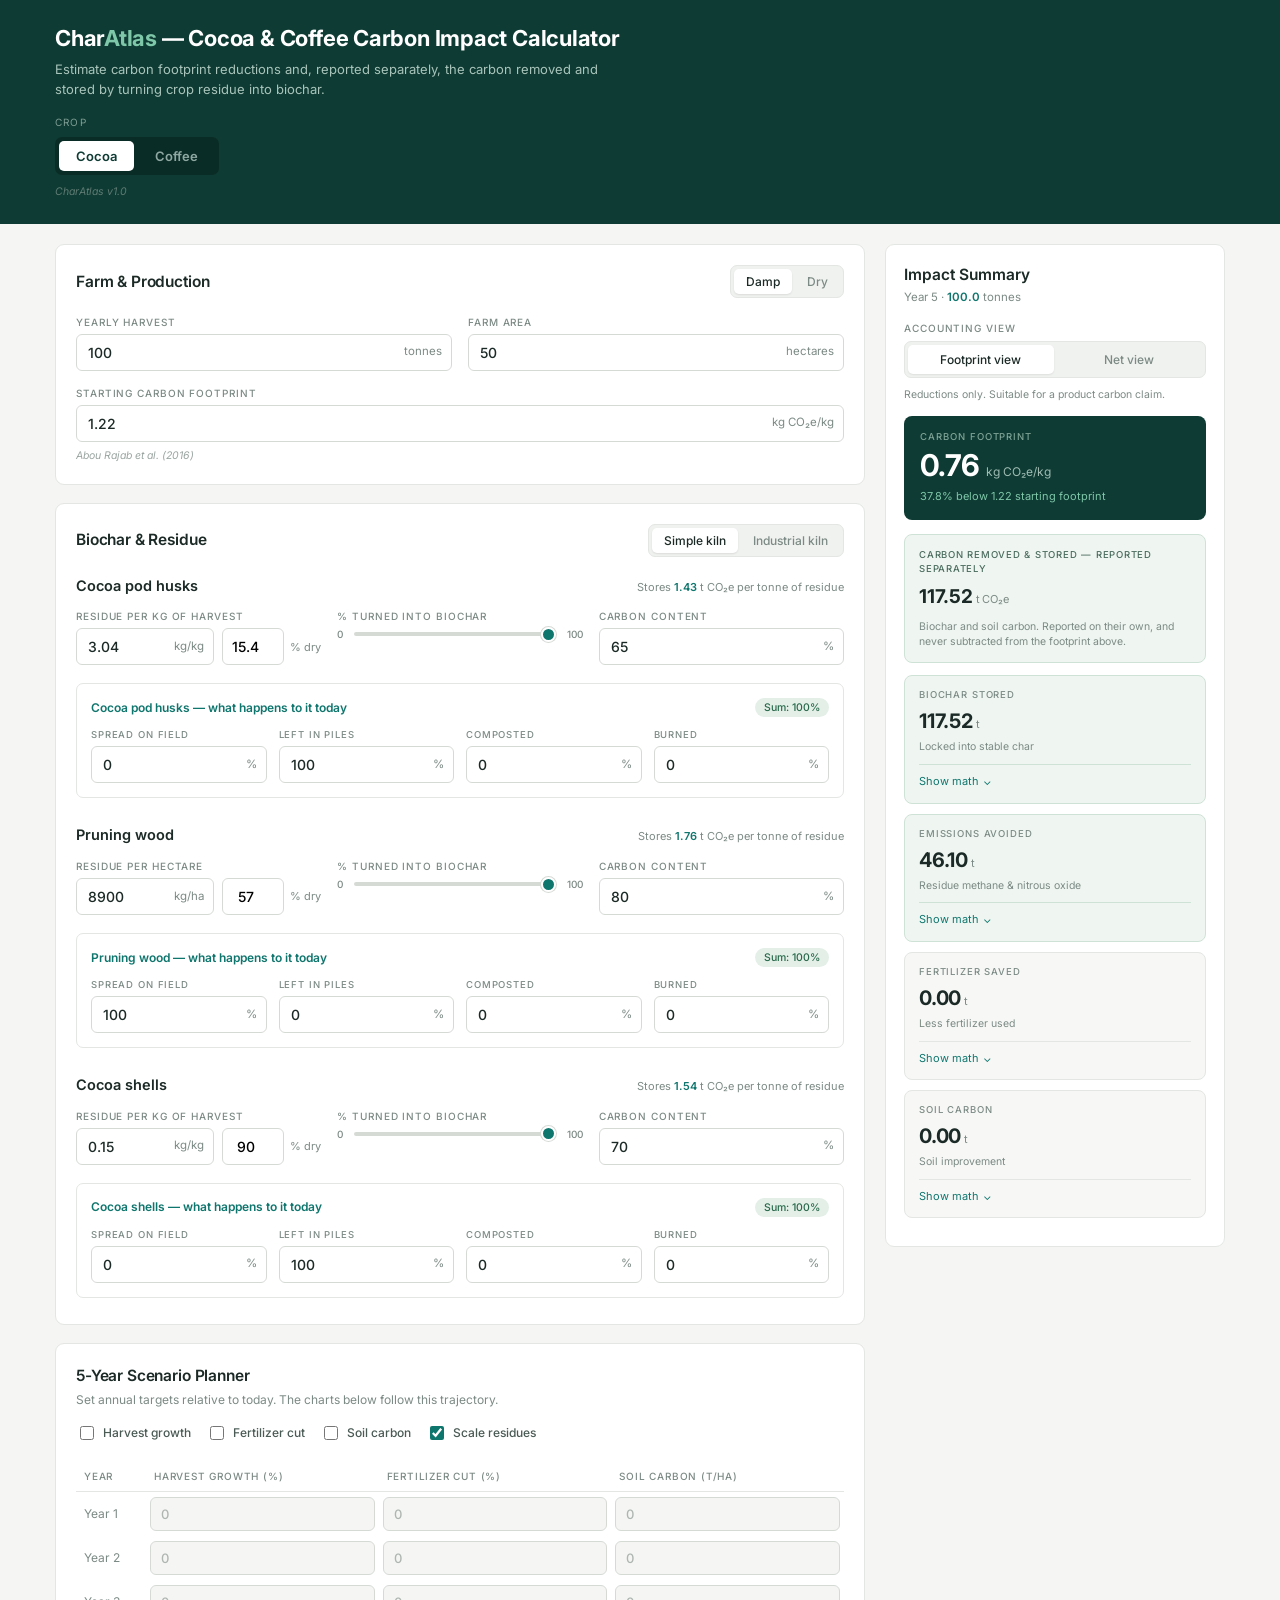
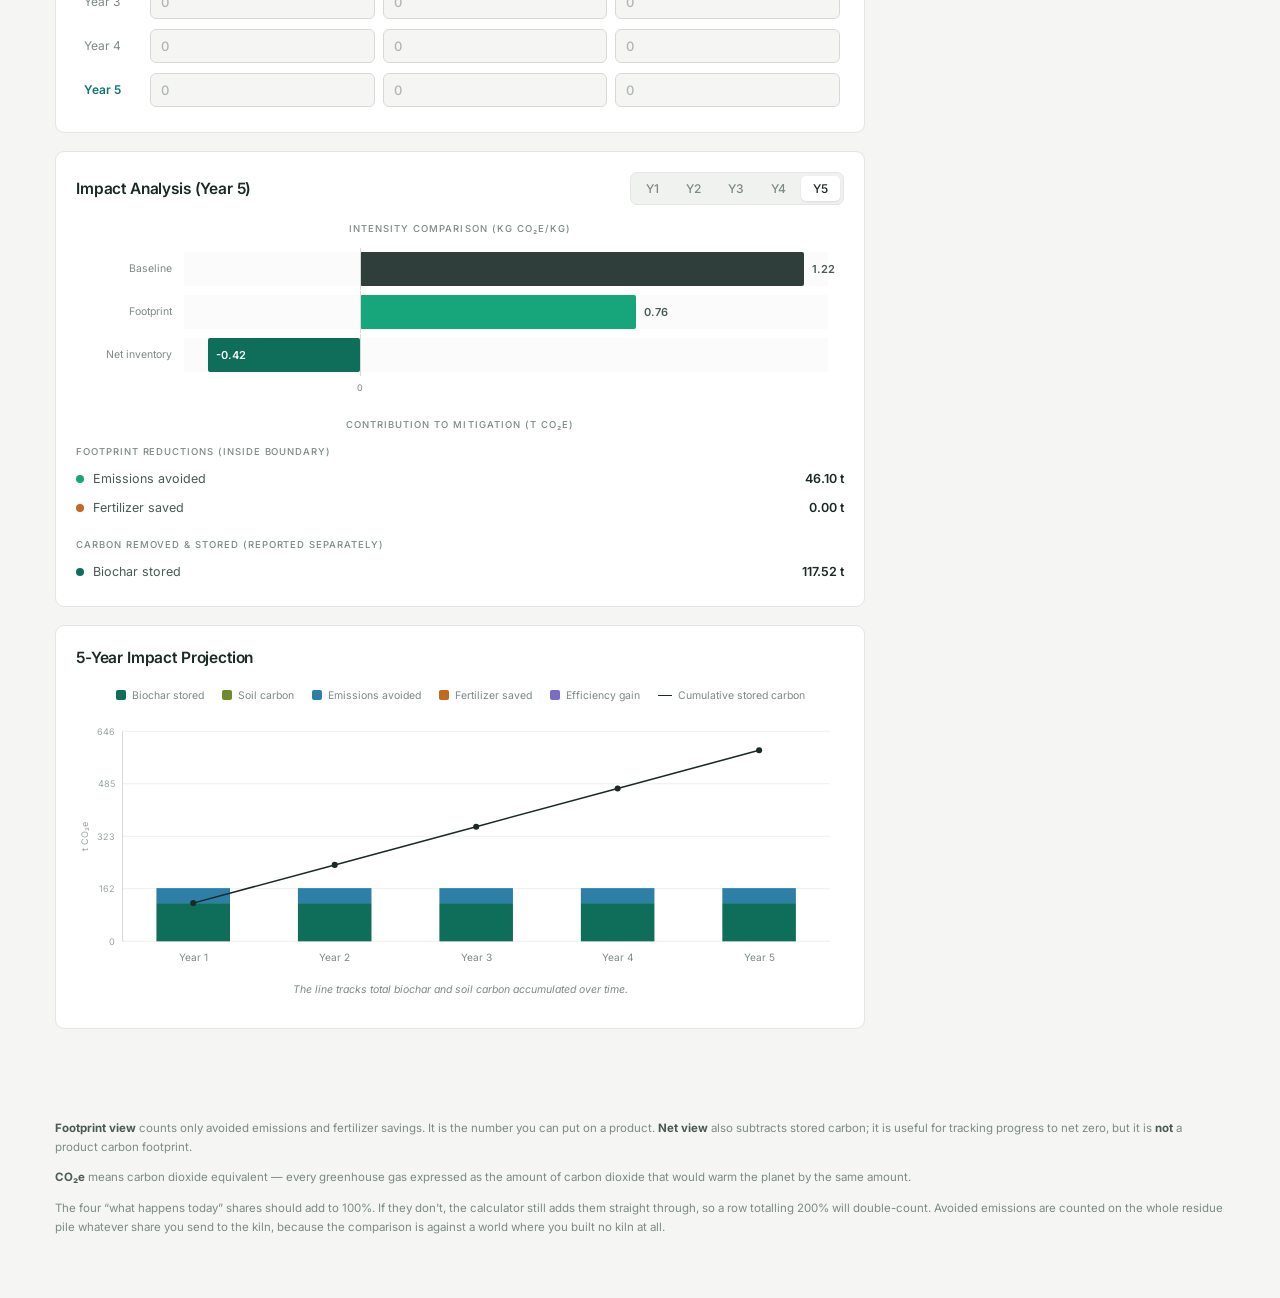
<file: MVP/charatlas-calculator.html>
<!DOCTYPE html>
<html lang="en">
<head>
<meta charset="utf-8">
<meta name="viewport" content="width=device-width, initial-scale=1">
<title>CharAtlas — Cocoa &amp; Coffee Carbon Impact Calculator</title>
<link rel="preconnect" href="https://fonts.googleapis.com">
<link rel="preconnect" href="https://fonts.gstatic.com" crossorigin>
<link href="https://fonts.googleapis.com/css2?family=Inter:wght@400;500;600;700&display=swap" rel="stylesheet">
<style>
:root{
  --bg:#F5F6F4;
  --card:#FFFFFF;
  --line:#E3E6E2;
  --line2:#D6DAD5;
  --ink:#1B2A26;
  --ink2:#4A5A55;
  --mut:#7C8A85;
  --deep:#0E3B33;
  --teal:#0F766E;
  --mint:#EFF6F1;
  --mint2:#E3EFE7;
  --mintline:#CFE2D6;
  --amber:#B45309;
  --red:#B91C1C;
  --redbg:#FDECEA;
  --blue:#2E7FA8;
  --olive:#6E8A2F;
  --violet:#7A6BC4;
  --orange:#C2681F;
}
*{box-sizing:border-box}
body{margin:0;background:var(--bg);color:var(--ink);
  font:400 14px/1.5 Inter,system-ui,-apple-system,sans-serif;-webkit-font-smoothing:antialiased}
input{font-family:inherit}

/* ============ header ============ */
.hdr{background:var(--deep);color:#fff;padding:22px 0 24px}
.wrap{max-width:1210px;margin:0 auto;padding:0 20px}
.hdr h1{margin:0 0 5px;font-size:22px;font-weight:700;letter-spacing:-.01em}
.hdr h1 em{font-style:normal;color:#7FC7A9}
.hdr p{margin:0 0 16px;font-size:13px;color:#A9C4BB;max-width:70ch}
.hdr .lbl{font-size:10px;letter-spacing:.12em;color:#7E9C93;margin-bottom:7px}
.crop{display:inline-flex;gap:4px;background:#0A2C26;padding:4px;border-radius:7px}
.crop button{border:0;background:none;color:#8FA8A1;font:600 13px Inter;cursor:pointer;
  padding:7px 17px;border-radius:5px}
.crop button[aria-pressed=true]{background:#fff;color:var(--deep)}
.crop button:focus-visible{outline:2px solid #7FC7A9;outline-offset:2px}
.ver{margin-top:9px;font-size:10.5px;color:#5F7B73;font-style:italic}

/* ============ layout ============ */
.main{max-width:1210px;margin:0 auto;padding:20px 20px 60px;
  display:grid;grid-template-columns:minmax(0,1fr) 340px;gap:20px;align-items:start}
@media(max-width:1000px){.main{grid-template-columns:1fr}}

.card{background:var(--card);border:1px solid var(--line);border-radius:9px;padding:20px;margin-bottom:18px}
.chead{display:flex;justify-content:space-between;align-items:center;gap:14px;margin-bottom:18px;flex-wrap:wrap}
.chead h2{margin:0;font-size:15.5px;font-weight:600;letter-spacing:-.01em}
.chead .desc{margin:4px 0 0;font-size:12px;color:var(--mut);font-weight:400}

/* pills */
.pill{display:inline-flex;gap:3px;background:#F0F2EF;border:1px solid var(--line);border-radius:7px;padding:3px}
.pill button{border:0;background:none;cursor:pointer;color:var(--mut);font:500 12px Inter;padding:5px 12px;border-radius:5px}
.pill button[aria-pressed=true]{background:#fff;color:var(--ink);box-shadow:0 1px 2px rgba(0,0,0,.09)}
.pill button:focus-visible{outline:2px solid var(--teal);outline-offset:1px}

/* fields */
.f label,.flabel{display:block;font:500 10px Inter;letter-spacing:.09em;text-transform:uppercase;color:var(--mut);margin-bottom:6px}
.ib{position:relative}
.ib input{width:100%;padding:9px 11px;border:1px solid var(--line2);border-radius:6px;background:#fff;
  color:var(--ink);font:500 14px Inter}
.ib .u{position:absolute;right:10px;top:50%;transform:translateY(-50%);color:var(--mut);font-size:11.5px;pointer-events:none}
.ib.hasu input{padding-right:58px}
.ib input:focus{outline:2px solid var(--teal);outline-offset:-1px;border-color:transparent}
.ib input:disabled{background:#F5F6F4;color:#AFB6B2}
.src{margin:6px 0 0;font-size:10.5px;color:#9AA5A1;font-style:italic}
.r2{display:grid;grid-template-columns:1fr 1fr;gap:16px}
.r3{display:grid;grid-template-columns:1fr 1fr 1fr;gap:16px}
.r4{display:grid;grid-template-columns:repeat(4,1fr);gap:12px}
@media(max-width:700px){.r2,.r3,.r4{grid-template-columns:1fr}}

/* ============ streams ============ */
.st{margin-bottom:26px}
.st:last-of-type{margin-bottom:6px}
.sthd{display:flex;justify-content:space-between;align-items:baseline;gap:12px;margin-bottom:14px;flex-wrap:wrap}
.stname{font-size:14.5px;font-weight:600}
.stfac{font-size:11px;color:var(--mut)}
.stfac b{color:var(--teal);font-weight:600}
.genrow{display:flex;gap:8px}
.genrow .ib{flex:1;min-width:0}
.dmwrap{display:flex;align-items:center;gap:6px}
.dmwrap input{width:62px;padding:9px 8px;border:1px solid var(--line2);border-radius:6px;font:500 14px Inter;text-align:center}
.dmwrap input:focus{outline:2px solid var(--teal);outline-offset:-1px}
.dmwrap span{font-size:11px;color:var(--mut);white-space:nowrap}

.sl{display:flex;align-items:center;gap:9px;margin-top:6px}
.sl span{font:500 10px Inter;color:var(--mut)}
input[type=range]{flex:1;-webkit-appearance:none;appearance:none;height:4px;border-radius:2px;background:var(--line2)}
input[type=range]::-webkit-slider-thumb{-webkit-appearance:none;width:15px;height:15px;border-radius:50%;
  background:var(--teal);cursor:pointer;border:2px solid #fff;box-shadow:0 0 0 1px var(--line2)}
input[type=range]::-moz-range-thumb{width:11px;height:11px;border-radius:50%;background:var(--teal);cursor:pointer;border:2px solid #fff}
input[type=range]:focus-visible{outline:2px solid var(--teal);outline-offset:4px}

.fate{margin-top:18px;border:1px solid var(--line);border-radius:7px;padding:14px}
.fatehd{display:flex;justify-content:space-between;align-items:center;gap:10px;margin-bottom:12px;flex-wrap:wrap}
.fatehd h4{margin:0;font-size:12px;font-weight:600;color:var(--teal)}
.sum{font:500 10.5px Inter;padding:3px 9px;border-radius:20px;background:var(--mint2);color:#276749}
.sum.bad{background:var(--redbg);color:var(--red)}
.fate label{font-size:9.5px}

/* ============ planner ============ */
.ckrow{display:flex;gap:15px;flex-wrap:wrap}
.ckrow label{display:flex;align-items:center;gap:6px;font-size:12px;color:var(--ink2);cursor:pointer;font-weight:500}
.ckrow input{width:14px;height:14px;accent-color:var(--teal);cursor:pointer}
table.pl{width:100%;border-collapse:collapse}
table.pl th{font:500 10px Inter;letter-spacing:.08em;text-transform:uppercase;color:var(--mut);
  text-align:left;padding:9px 8px;border-bottom:1px solid var(--line);font-weight:500}
table.pl th:first-child{width:70px}
table.pl td{padding:5px 4px}
table.pl td:first-child{font-size:12px;color:var(--mut);padding-left:8px}
table.pl tr:last-child td:first-child{color:var(--teal);font-weight:600}
table.pl input{width:100%;padding:8px 10px;border:1px solid var(--line2);border-radius:6px;font:500 13px Inter}
table.pl input:focus{outline:2px solid var(--teal);outline-offset:-1px}
table.pl input:disabled{background:#F5F6F4;color:#AFB6B2}
.fertblk{margin-top:22px;padding-top:18px;border-top:1px solid var(--line)}
.fertblk .sub{font-size:11px;color:var(--mut);margin:0 0 14px}
.fgrid{display:grid;grid-template-columns:repeat(4,1fr);gap:12px}
@media(max-width:820px){.fgrid{grid-template-columns:repeat(2,1fr)}}
@media(max-width:520px){.fgrid{grid-template-columns:1fr}}
.fitem{display:flex;align-items:center;gap:8px;border:1px solid var(--line);border-radius:6px;padding:7px 8px 7px 11px}
.fitem span{flex:1;font-size:11px;color:var(--teal);font-weight:500;line-height:1.25}
.fitem input{width:58px;padding:6px;border:1px solid var(--line2);border-radius:5px;text-align:center;font:500 13px Inter}
.fitem input:focus{outline:2px solid var(--teal);outline-offset:-1px}

/* ============ charts ============ */
.ctitle{text-align:center;font:500 9.5px Inter;letter-spacing:.11em;text-transform:uppercase;color:var(--mut);margin:6px 0 18px}
.bars{display:grid;grid-template-columns:96px 1fr;gap:9px 12px;align-items:center}
.bars .bl{font-size:10.5px;color:var(--mut);text-align:right}
.bars .bt{height:34px;position:relative;background:#FAFBFA}
.bars .zero{position:absolute;top:-4px;bottom:-4px;width:1px;background:var(--line2);z-index:2}
.bars .bf{position:absolute;top:0;bottom:0;border-radius:2px;transition:left .4s ease,width .4s ease;min-width:2px}
.bfill-base{background:#2F3E3A}
.bfill-pcf{background:#17A67C}
.bfill-net{background:#0E6E5A}
.bars .bv{position:absolute;top:50%;transform:translateY(-50%);
  font:600 11px Inter;color:var(--ink2);white-space:nowrap}
.zlabel{grid-column:2;font-size:9px;color:var(--mut);position:relative;height:12px}
.zlabel span{position:absolute;transform:translateX(-50%)}

.mit{margin-top:26px}
.mitgrp{font:500 9.5px Inter;letter-spacing:.1em;text-transform:uppercase;color:var(--mut);margin:16px 0 8px}
.mitrow{display:flex;align-items:center;gap:9px;padding:5px 0;font-size:12.5px}
.mitrow i{width:8px;height:8px;border-radius:50%;flex:none}
.mitrow .nm{flex:1;color:var(--ink2)}
.mitrow .vl{font-weight:600;font-size:12.5px}

.legend{display:flex;flex-wrap:wrap;gap:8px 18px;justify-content:center;margin-bottom:14px}
.legend div{display:flex;align-items:center;gap:6px;font-size:10.5px;color:var(--mut)}
.legend i{width:10px;height:10px;border-radius:2px}
.legend i.ln{width:14px;height:0;border-top:1.5px solid var(--ink);border-radius:0}
.projnote{text-align:center;font-size:10.5px;color:var(--mut);margin-top:12px;font-style:italic}

/* ============ summary ============ */
.side{position:sticky;top:16px}
@media(max-width:1000px){.side{position:static}}
.side .card{padding:18px}
.side h2{margin:0 0 3px;font-size:15.5px;font-weight:600}
.yr{font-size:11.5px;color:var(--mut);margin:0 0 16px}
.yr b{color:var(--teal);font-weight:600}
.avlbl{font:500 10px Inter;letter-spacing:.09em;text-transform:uppercase;color:var(--mut);margin-bottom:7px}
.vtog{display:flex;background:#F0F2EF;border:1px solid var(--line);border-radius:7px;padding:3px;gap:3px}
.vtog button{flex:1;border:0;background:none;cursor:pointer;color:var(--mut);font:500 12px Inter;padding:7px;border-radius:5px}
.vtog button[aria-pressed=true]{background:#fff;color:var(--ink);box-shadow:0 1px 2px rgba(0,0,0,.08)}
.vtog button:focus-visible{outline:2px solid var(--teal);outline-offset:1px}
.vnote{font-size:10.5px;color:var(--mut);margin:9px 0 14px;line-height:1.45}
.vnote.warn{color:var(--amber)}

.hero{background:var(--deep);color:#fff;border-radius:8px;padding:15px 16px;margin-bottom:14px}
.hero .k{font:500 9.5px Inter;letter-spacing:.1em;text-transform:uppercase;color:#7FA396;margin-bottom:8px}
.hero .v{font-size:30px;font-weight:700;letter-spacing:-.02em;line-height:1}
.hero .v small{font-size:12px;font-weight:400;color:#9FBBB2;margin-left:6px;letter-spacing:0}
.hero .d{margin-top:8px;font-size:11px;color:#7FC7A9}
.hero .d.up{color:#E5A87C}

.rem{background:var(--mint);border:1px solid var(--mintline);border-radius:8px;padding:13px 14px;margin-bottom:12px}
.rem .k{font:500 9.5px Inter;letter-spacing:.08em;text-transform:uppercase;color:#4A6B5E;margin-bottom:7px;line-height:1.5}
.rem .v{font-size:19px;font-weight:700;letter-spacing:-.01em}
.rem .v small{font-size:11px;font-weight:400;color:var(--mut);margin-left:3px}
.rem .n{margin-top:7px;font-size:10.5px;color:var(--mut);line-height:1.45}

.blk{background:var(--mint);border:1px solid var(--mintline);border-radius:8px;padding:13px 14px;margin-bottom:10px}
.blk.plain{background:#F7F8F6;border-color:var(--line)}
.blk .k{font:500 9.5px Inter;letter-spacing:.09em;text-transform:uppercase;color:var(--mut);margin-bottom:6px}
.blk .v{font-size:20px;font-weight:700;letter-spacing:-.01em}
.blk .v small{font-size:11px;font-weight:400;color:var(--mut);margin-left:3px}
.blk .n{font-size:10.5px;color:var(--mut);margin-top:3px}
.blk details{margin-top:9px;border-top:1px solid var(--mintline);padding-top:8px}
.blk.plain details{border-top-color:var(--line)}
.blk summary{cursor:pointer;font-size:11px;color:var(--teal);list-style:none;display:flex;align-items:center;gap:4px}
.blk summary::-webkit-details-marker{display:none}
.blk summary:hover{text-decoration:underline}
.blk summary::after{content:'⌄';font-size:11px}
.blk details[open] summary::after{content:'⌃'}
.blk .m{margin-top:9px;font:400 10.5px/1.7 ui-monospace,"SF Mono",Menlo,monospace;color:var(--ink2);
  white-space:pre;overflow-x:auto;background:rgba(255,255,255,.6);border-radius:5px;padding:9px 10px}

.gain{background:#FBF6EC;border:1px solid #EBDCC0;border-radius:8px;padding:12px 14px;margin-top:12px}
.gain .k{font:500 9.5px Inter;letter-spacing:.09em;text-transform:uppercase;color:var(--amber);margin-bottom:5px}
.gain .v{font-size:17px;font-weight:700}
.gain .n{font-size:10.5px;color:var(--mut);margin-top:5px;line-height:1.45;font-style:italic}

.note{max-width:1210px;margin:0 auto;padding:0 20px 50px;font-size:11.5px;color:var(--mut);line-height:1.65}
.note b{color:var(--ink2)}
@media(prefers-reduced-motion:reduce){*{transition:none!important}}
</style>
</head>
<body>

<div class="hdr">
  <div class="wrap">
    <h1>Char<em>Atlas</em> — Cocoa &amp; Coffee Carbon Impact Calculator</h1>
    <p>Estimate carbon footprint reductions and, reported separately, the carbon removed and stored by turning crop residue into biochar.</p>
    <div class="lbl">CROP</div>
    <div class="crop" role="group" aria-label="Choose crop">
      <button id="bCocoa" aria-pressed="true">Cocoa</button>
      <button id="bCoffee" aria-pressed="false">Coffee</button>
    </div>
    <div class="ver">CharAtlas v1.0</div>
  </div>
</div>

<div class="main">
<div>

  <div class="card">
    <div class="chead">
      <h2>Farm &amp; Production</h2>
      <div class="pill" role="group" aria-label="Field moisture">
        <button id="bDamp" aria-pressed="true">Damp</button>
        <button id="bDry" aria-pressed="false">Dry</button>
      </div>
    </div>
    <div class="r2" style="margin-bottom:16px">
      <div class="f">
        <label for="crop">Yearly harvest</label>
        <div class="ib hasu"><input type="number" id="crop" value="100" min="0" step="any"><span class="u">tonnes</span></div>
      </div>
      <div class="f">
        <label for="area">Farm area</label>
        <div class="ib hasu"><input type="number" id="area" value="50" min="0" step="any"><span class="u">hectares</span></div>
      </div>
    </div>
    <div class="f">
      <label for="pcf0">Starting carbon footprint</label>
      <div class="ib hasu"><input type="number" id="pcf0" value="1.22" min="0" step="any"><span class="u">kg CO₂e/kg</span></div>
      <p class="src" id="src">Abou Rajab et al. (2016)</p>
    </div>
  </div>

  <div class="card">
    <div class="chead">
      <h2>Biochar &amp; Residue</h2>
      <div class="pill" role="group" aria-label="Kiln type">
        <button id="bSimple" aria-pressed="true">Simple kiln</button>
        <button id="bInd" aria-pressed="false">Industrial kiln</button>
      </div>
    </div>
    <div id="streams"></div>
  </div>

  <div class="card">
    <div class="chead">
      <div>
        <h2>5-Year Scenario Planner</h2>
        <p class="desc">Set annual targets relative to today. The charts below follow this trajectory.</p>
      </div>
      <div class="ckrow">
        <label><input type="checkbox" id="ckY"> Harvest growth</label>
        <label><input type="checkbox" id="ckF"> Fertilizer cut</label>
        <label><input type="checkbox" id="ckS"> Soil carbon</label>
        <label><input type="checkbox" id="ckR" checked> Scale residues</label>
      </div>
    </div>
    <div style="overflow-x:auto">
      <table class="pl">
        <thead><tr><th>Year</th><th>Harvest growth (%)</th><th>Fertilizer cut (%)</th><th>Soil carbon (t/ha)</th></tr></thead>
        <tbody id="plBody"></tbody>
      </table>
    </div>
    <div class="fertblk" id="fertBlk" style="display:none">
      <div class="flabel">Fertilizer you use today</div>
      <p class="sub">Per hectare, per year. Your cut is applied to these rates.</p>
      <div class="fgrid" id="fgrid"></div>
    </div>
  </div>

  <div class="card">
    <div class="chead">
      <h2 id="iaTitle">Impact Analysis (Year 5)</h2>
      <div class="pill" id="yrPill" role="group" aria-label="Choose year"></div>
    </div>
    <div class="ctitle">Intensity comparison (kg CO₂e/kg)</div>
    <div class="bars" style="padding-right:16px">
      <div class="bl">Baseline</div><div class="bt"><div class="zero" id="z0"></div><div class="bf bfill-base" id="bBase"></div><span class="bv" id="vBase"></span></div>
      <div class="bl">Footprint</div><div class="bt"><div class="zero" id="z1"></div><div class="bf bfill-pcf" id="bPcf"></div><span class="bv" id="vPcf"></span></div>
      <div class="bl">Net inventory</div><div class="bt"><div class="zero" id="z2"></div><div class="bf bfill-net" id="bNet"></div><span class="bv" id="vNet"></span></div>
      <div class="zlabel"><span id="zTick">0</span></div>
    </div>

    <div class="mit">
      <div class="ctitle" style="margin-bottom:6px">Contribution to mitigation (t CO₂e)</div>
      <div class="mitgrp">Footprint reductions (inside boundary)</div>
      <div class="mitrow"><i style="background:#17A67C"></i><span class="nm">Emissions avoided</span><span class="vl" id="mAv">0.00 t</span></div>
      <div class="mitrow"><i style="background:#C2681F"></i><span class="nm">Fertilizer saved</span><span class="vl" id="mFe">0.00 t</span></div>
      <div id="mGainRow" style="display:none">
        <div class="mitgrp">Shown, not counted</div>
        <div class="mitrow"><i style="background:#7A6BC4"></i><span class="nm">Efficiency gain</span><span class="vl" id="mGa">0.00 t</span></div>
      </div>
      <div class="mitgrp">Carbon removed &amp; stored (reported separately)</div>
      <div class="mitrow"><i style="background:#0E6E5A"></i><span class="nm">Biochar stored</span><span class="vl" id="mCh">0.00 t</span></div>
      <div class="mitrow" id="mSoRow"><i style="background:#6E8A2F"></i><span class="nm">Soil carbon</span><span class="vl" id="mSo">0.00 t</span></div>
    </div>
  </div>

  <div class="card">
    <div class="chead"><h2>5-Year Impact Projection</h2></div>
    <div class="legend">
      <div><i style="background:#0E6E5A"></i>Biochar stored</div>
      <div><i style="background:#6E8A2F"></i>Soil carbon</div>
      <div><i style="background:#2E7FA8"></i>Emissions avoided</div>
      <div><i style="background:#C2681F"></i>Fertilizer saved</div>
      <div><i style="background:#7A6BC4"></i>Efficiency gain</div>
      <div><i class="ln"></i>Cumulative stored carbon</div>
    </div>
    <div id="proj"></div>
    <p class="projnote">The line tracks total biochar and soil carbon accumulated over time.</p>
  </div>
</div>

<aside class="side">
  <div class="card">
    <h2>Impact Summary</h2>
    <p class="yr">Year 5 · <b id="effT">100.0</b> tonnes</p>

    <div class="avlbl">Accounting view</div>
    <div class="vtog" role="group" aria-label="Accounting view">
      <button id="bFoot" aria-pressed="true">Footprint view</button>
      <button id="bNetV" aria-pressed="false">Net view</button>
    </div>
    <p class="vnote" id="vnote">Reductions only. Suitable for a product carbon claim.</p>

    <div class="hero">
      <div class="k" id="hK">Carbon footprint</div>
      <div class="v"><span id="hV">0.76</span><small>kg CO₂e/kg</small></div>
      <div class="d" id="hD">37.8% below 1.22 starting footprint</div>
    </div>

    <div class="rem">
      <div class="k">Carbon removed &amp; stored — reported separately</div>
      <div class="v"><span id="rV">117.52</span><small>t CO₂e</small></div>
      <div class="n">Biochar and soil carbon. Reported on their own, and never subtracted from the footprint above.</div>
    </div>

    <div class="blk">
      <div class="k">Biochar stored</div>
      <div class="v"><span id="sCh">117.52</span><small>t</small></div>
      <div class="n">Locked into stable char</div>
      <details><summary>Show math</summary><div class="m" id="mmCh"></div></details>
    </div>

    <div class="blk">
      <div class="k">Emissions avoided</div>
      <div class="v"><span id="sAv">46.10</span><small>t</small></div>
      <div class="n">Residue methane &amp; nitrous oxide</div>
      <details><summary>Show math</summary><div class="m" id="mmAv"></div></details>
    </div>

    <div class="blk plain">
      <div class="k">Fertilizer saved</div>
      <div class="v"><span id="sFe">0.00</span><small>t</small></div>
      <div class="n">Less fertilizer used</div>
      <details><summary>Show math</summary><div class="m" id="mmFe"></div></details>
    </div>

    <div class="blk plain">
      <div class="k">Soil carbon</div>
      <div class="v"><span id="sSo">0.00</span><small>t</small></div>
      <div class="n">Soil improvement</div>
      <details><summary>Show math</summary><div class="m" id="mmSo"></div></details>
    </div>

    <div class="gain" id="gainBox" style="display:none">
      <div class="k">Efficiency gain</div>
      <div class="v"><span id="sGa">0.00</span> <small style="font-size:11px;font-weight:400;color:var(--mut)">t CO₂e</small></div>
      <div class="n">Passive reduction from higher yield dilution — not counted in the totals above.</div>
    </div>
  </div>
</aside>
</div>

<div class="note">
  <p><b>Footprint view</b> counts only avoided emissions and fertilizer savings. It is the number you can put on a product.
  <b>Net view</b> also subtracts stored carbon; it is useful for tracking progress to net zero, but it is <b>not</b> a product carbon footprint.</p>
  <p><b>CO₂e</b> means carbon dioxide equivalent — every greenhouse gas expressed as the amount of carbon dioxide that would warm the planet by the same amount.</p>
  <p>The four “what happens today” shares should add to 100%. If they don't, the calculator still adds them straight through, so a row totalling 200% will double-count. Avoided emissions are counted on the whole residue pile whatever share you send to the kiln, because the comparison is against a world where you built no kiln at all.</p>
</div>

<script>
/* ================= MODEL (verified 25/25 against Valorize v1.9) ================= */
const CHAR_YIELD=0.22, C_TO_CO2=44/12;
const SPREAD_WET=3.7, SPREAD_DRY=2.14;
const COMPOST=0.155, BURNT=0.095, PILES_MOIST=0.674, PILES_WOODY=0.196;
const KILN={simple:{P:.75,E:.80}, industrial:{P:.85,E:.85}};

const FERTS=[
  {k:'urea',n:'Urea',ef:1.735,d:100},
  {k:'an',  n:'Ammonium nitrate',ef:2.550,d:0},
  {k:'as',  n:'Ammonium sulfate',ef:1.150,d:0},
  {k:'tsp', n:'Triple superphosphate',ef:0.775,d:50},
  {k:'kcl', n:'Potassium chloride',ef:0.500,d:60},
  {k:'npk', n:'NPK blend (15-15-15)',ef:0.480,d:300},
  {k:'comp',n:'Compost',ef:0.005,d:0},
];

const CROPS={
  cocoa:{base:1.22,src:'Abou Rajab et al. (2016)',streams:[
    {key:'cph',  name:'Cocoa pod husks', basis:'crop',gen:3.04,dm:15.4,oc:65,n:1.27, piles:PILES_MOIST,fate:[0,100,0,0],share:100},
    {key:'prune',name:'Pruning wood',    basis:'area',gen:8900,dm:57,  oc:80,n:0.580,piles:PILES_WOODY,fate:[100,0,0,0],share:100},
    {key:'shell',name:'Cocoa shells',    basis:'crop',gen:0.15,dm:90,  oc:70,n:2.50, piles:PILES_MOIST,fate:[0,100,0,0],share:100},
  ]},
  coffee:{base:3.60,src:'IDH–CIRAD (2023)',streams:[
    {key:'pulp', name:'Coffee pulp',     basis:'crop',gen:2.50,dm:23,  oc:60,n:2.80, piles:PILES_MOIST,fate:[0,100,0,0],share:100},
    {key:'prune',name:'Pruning wood',    basis:'area',gen:5000,dm:60,  oc:80,n:0.600,piles:PILES_WOODY,fate:[100,0,0,0],share:100},
    {key:'parch',name:'Coffee parchment',basis:'crop',gen:0.18,dm:88,  oc:65,n:0.600,piles:PILES_MOIST,fate:[0,100,0,0],share:100},
  ]},
};
const FATES=['Spread on field','Left in piles','Composted','Burned'];

let S={crop:'cocoa',damp:true,kiln:'simple',view:'foot',year:5,
  cropVol:100,area:50,base:1.22,streams:null,
  plan:{y:[0,0,0,0,0],f:[0,0,0,0,0],s:[0,0,0,0,0]},
  ck:{y:false,f:false,s:false,r:true},
  fert:Object.fromEntries(FERTS.map(f=>[f.k,f.d]))};

function loadCrop(c){
  S.crop=c; S.base=CROPS[c].base;
  S.streams=JSON.parse(JSON.stringify(CROPS[c].streams));
  document.getElementById('pcf0').value=S.base;
  document.getElementById('src').textContent=CROPS[c].src;
}

function compute(yi){
  const yPct = S.ck.y ? (+S.plan.y[yi]||0) : 0;
  const cropEff = S.cropVol*(1+yPct/100);
  const mBase = S.ck.r ? cropEff : S.cropVol;
  const K=KILN[S.kiln], PE=K.P*K.E;
  const spread = S.damp?SPREAD_WET:SPREAD_DRY;

  const rows=S.streams.map(st=>{
    const dm = st.basis==='crop' ? mBase*st.gen*(st.dm/100)
                                 : S.area*(st.gen/1000)*(st.dm/100);
    const factor=(st.oc/100)*C_TO_CO2*PE;
    const biochar=dm*CHAR_YIELD*(st.share/100)*factor;
    const f=st.fate.map(v=>v/100);
    const avoided=dm*( f[0]*(st.n/100)*spread + f[1]*st.piles + f[2]*COMPOST + f[3]*BURNT );
    return {st,dm,factor,biochar,avoided};
  });

  const biochar=rows.reduce((a,r)=>a+r.biochar,0);
  const avoided=rows.reduce((a,r)=>a+r.avoided,0);
  const fertSum=FERTS.reduce((a,f)=>a+(+S.fert[f.k]||0)*f.ef,0);
  const redux = S.ck.f ? (+S.plan.f[yi]||0) : 0;
  const inputs = S.area*fertSum*redux/100/1000;
  const socRate = S.ck.s ? (+S.plan.s[yi]||0) : 0;
  const soc = S.area*socRate;

  const pcf = cropEff>0 ? (S.base*S.cropVol - avoided - inputs)/cropEff : 0;
  const net = cropEff>0 ? pcf - (biochar+soc)/cropEff : 0;
  const gain = S.base*cropEff - S.base*S.cropVol;

  return {rows,biochar,avoided,inputs,soc,pcf,net,gain,cropEff,PE,spread,fertSum,redux,socRate};
}
const f2=n=>(Math.abs(n)<0.005?0:n).toFixed(2);
const f1=n=>n.toFixed(1);

/* ================= STREAMS ================= */
function renderStreams(){
  const h=document.getElementById('streams'); h.innerHTML='';
  const K=KILN[S.kiln], PE=K.P*K.E;
  S.streams.forEach((st,i)=>{
    const sum=st.fate.reduce((a,b)=>a+b,0);
    const fac=((st.oc/100)*C_TO_CO2*PE).toFixed(2);
    const d=document.createElement('div'); d.className='st';
    d.innerHTML=
      '<div class="sthd">'
      +'<div class="stname">'+st.name+'</div>'
      +'<div class="stfac">Stores <b>'+fac+'</b> t CO\u2082e per tonne of residue</div>'
      +'</div>'
      +'<div class="r3">'
        +'<div class="f">'
          +'<label>'+(st.basis==='crop'?'Residue per kg of harvest':'Residue per hectare')+'</label>'
          +'<div class="genrow">'
            +'<div class="ib hasu"><input type="number" data-s="'+i+'" data-f="gen" value="'+st.gen+'" step="any" min="0"><span class="u">'+(st.basis==='crop'?'kg/kg':'kg/ha')+'</span></div>'
            +'<div class="dmwrap"><input type="number" data-s="'+i+'" data-f="dm" value="'+st.dm+'" step="any" min="0"><span>% dry</span></div>'
          +'</div>'
        +'</div>'
        +'<div class="f">'
          +'<label>% turned into biochar</label>'
          +'<div class="sl"><span>0</span><input type="range" data-s="'+i+'" data-f="share" min="0" max="100" value="'+st.share+'"><span>100</span></div>'
        +'</div>'
        +'<div class="f">'
          +'<label>Carbon content</label>'
          +'<div class="ib hasu"><input type="number" data-s="'+i+'" data-f="oc" value="'+st.oc+'" step="any" min="0" max="100"><span class="u">%</span></div>'
        +'</div>'
      +'</div>'
      +'<div class="fate">'
        +'<div class="fatehd">'
          +'<h4>'+st.name+' \u2014 what happens to it today</h4>'
          +'<span class="sum'+(sum===100?'':' bad')+'">Sum: '+sum+'%</span>'
        +'</div>'
        +'<div class="r4">'
          +st.fate.map(function(v,j){return '<div class="f"><label>'+FATES[j]+'</label>'
            +'<div class="ib hasu"><input type="number" data-s="'+i+'" data-fate="'+j+'" value="'+v+'" step="any" min="0"><span class="u">%</span></div></div>';}).join('')
        +'</div>'
      +'</div>';
    h.appendChild(d);
  });

  h.querySelectorAll('input[data-f]').forEach(function(el){el.addEventListener('input',function(e){
    const i=+e.target.dataset.s;
    S.streams[i][e.target.dataset.f]=+e.target.value||0;
    if(e.target.dataset.f==='oc') refreshFactors();
    update();
  });});
  h.querySelectorAll('input[data-fate]').forEach(function(el){el.addEventListener('input',function(e){
    const i=+e.target.dataset.s;
    S.streams[i].fate[+e.target.dataset.fate]=+e.target.value||0;
    const sum=S.streams[i].fate.reduce(function(a,b){return a+b;},0);
    const b=e.target.closest('.st').querySelector('.sum');
    b.className='sum'+(sum===100?'':' bad'); b.textContent='Sum: '+sum+'%';
    update();
  });});
}
function refreshFactors(){
  const K=KILN[S.kiln], PE=K.P*K.E;
  document.querySelectorAll('#streams .st').forEach(function(el,i){
    el.querySelector('.stfac b').textContent=((S.streams[i].oc/100)*C_TO_CO2*PE).toFixed(2);
  });
}

/* ================= PLANNER ================= */
function renderPlan(){
  const tb=document.getElementById('plBody'); tb.innerHTML='';
  for(let y=0;y<5;y++){
    const tr=document.createElement('tr');
    tr.innerHTML='<td>Year '+(y+1)+'</td>'
      +'<td><input type="number" data-p="y" data-y="'+y+'" value="'+S.plan.y[y]+'" step="any" '+(S.ck.y?'':'disabled')+'></td>'
      +'<td><input type="number" data-p="f" data-y="'+y+'" value="'+S.plan.f[y]+'" step="any" '+(S.ck.f?'':'disabled')+'></td>'
      +'<td><input type="number" data-p="s" data-y="'+y+'" value="'+S.plan.s[y]+'" step="any" '+(S.ck.s?'':'disabled')+'></td>';
    tb.appendChild(tr);
  }
  tb.querySelectorAll('input').forEach(function(el){el.addEventListener('input',function(e){
    S.plan[e.target.dataset.p][+e.target.dataset.y]=+e.target.value||0; update();
  });});
}
function renderFerts(){
  const g=document.getElementById('fgrid'); g.innerHTML='';
  FERTS.forEach(function(f){
    const d=document.createElement('div'); d.className='fitem';
    d.innerHTML='<span>'+f.n+'</span><input type="number" data-k="'+f.k+'" value="'+S.fert[f.k]+'" min="0" step="any">';
    g.appendChild(d);
  });
  g.querySelectorAll('input').forEach(function(el){el.addEventListener('input',function(e){
    S.fert[e.target.dataset.k]=+e.target.value||0; update();
  });});
}
function renderYearPills(){
  const p=document.getElementById('yrPill'); p.innerHTML='';
  for(let y=1;y<=5;y++){
    const b=document.createElement('button');
    b.textContent='Y'+y; b.setAttribute('aria-pressed', y===S.year);
    b.onclick=(function(yy){return function(){S.year=yy; renderYearPills(); update();};})(y);
    p.appendChild(b);
  }
}

/* ================= PROJECTION ================= */
function renderProj(){
  const W=760,H=250,PL=46,PR=14,PT=14,PB=28;
  const yrs=[0,1,2,3,4].map(compute);
  const stacks=yrs.map(function(r){return [
    {v:r.biochar,c:'#0E6E5A'},{v:r.soc,c:'#6E8A2F'},
    {v:r.avoided,c:'#2E7FA8'},{v:r.inputs,c:'#C2681F'},
    {v:S.ck.y?r.gain:0,c:'#7A6BC4'}];});
  const totals=stacks.map(function(s){return s.reduce(function(a,b){return a+b.v;},0);});
  let cum=0; const cums=yrs.map(function(r){cum+=r.biochar+r.soc; return cum;});
  const max=Math.max.apply(null,totals.concat(cums,[1]))*1.1;
  const iw=W-PL-PR, ih=H-PT-PB, bw=iw/5;
  const yPos=function(v){return PT+ih-(v/max)*ih;};

  const ticks=[0,.25,.5,.75,1].map(function(f){
    const v=max*f, y=yPos(v);
    return '<line x1="'+PL+'" y1="'+y+'" x2="'+(W-PR)+'" y2="'+y+'" stroke="#EDEFEC"/>'
      +'<text x="'+(PL-7)+'" y="'+(y+3.5)+'" text-anchor="end" font-size="9" fill="#9AA5A1">'+Math.round(v)+'</text>';
  }).join('');

  const bars=stacks.map(function(st,i){
    const x=PL+i*bw+bw*0.24, w=bw*0.52; let acc=0;
    return st.filter(function(s){return s.v>0.004;}).map(function(s){
      const y0=yPos(acc), y1=yPos(acc+s.v); acc+=s.v;
      return '<rect x="'+x+'" y="'+y1+'" width="'+w+'" height="'+Math.max(0,y0-y1)+'" fill="'+s.c+'"/>';
    }).join('');
  }).join('');

  const pts=cums.map(function(v,i){return (PL+i*bw+bw/2)+','+yPos(v);}).join(' ');
  const line=cums.some(function(v){return v>0.004;})
    ? '<polyline points="'+pts+'" fill="none" stroke="#1B2A26" stroke-width="1.5"/>'
      + cums.map(function(v,i){return '<circle cx="'+(PL+i*bw+bw/2)+'" cy="'+yPos(v)+'" r="3" fill="#1B2A26"/>';}).join('')
    : '';

  const labs=[1,2,3,4,5].map(function(y,i){
    return '<text x="'+(PL+i*bw+bw/2)+'" y="'+(H-9)+'" text-anchor="middle" font-size="10" fill="#7C8A85">Year '+y+'</text>';}).join('');

  document.getElementById('proj').innerHTML=
    '<svg viewBox="0 0 '+W+' '+H+'" width="100%" style="display:block" role="img" aria-label="Five year impact projection">'
    +ticks+'<line x1="'+PL+'" y1="'+PT+'" x2="'+PL+'" y2="'+(PT+ih)+'" stroke="#D6DAD5"/>'
    +bars+line+labs
    +'<text x="12" y="'+(PT+ih/2)+'" transform="rotate(-90 12 '+(PT+ih/2)+')" text-anchor="middle" font-size="9" fill="#9AA5A1">t CO\u2082e</text>'
    +'</svg>';
}

/* ================= UPDATE ================= */
function update(){
  const r=compute(S.year-1);   // charts follow the chosen year
  const r5=compute(4);         // summary is always Year 5
  const foot=S.view==='foot';

  document.getElementById('effT').textContent=f1(r5.cropEff);
  document.getElementById('hK').textContent=foot?'Carbon footprint':'Net inventory intensity';
  const head=foot?r5.pcf:r5.net;
  document.getElementById('hV').textContent=f2(head);
  const pct=S.base?(1-head/S.base)*100:0;
  const hd=document.getElementById('hD');
  hd.className='d'+(pct<0?' up':'');
  hd.textContent=Math.abs(pct).toFixed(1)+'% '+(pct>=0?'below':'above')+' '+f2(S.base)+' starting footprint';
  const vn=document.getElementById('vnote');
  vn.className='vnote'+(foot?'':' warn');
  vn.textContent=foot
    ? 'Reductions only. Suitable for a product carbon claim.'
    : 'Net of reductions and removals. Useful for net-zero tracking \u2014 not a product carbon footprint.';

  document.getElementById('rV').textContent=f2(r5.biochar+r5.soc);
  document.getElementById('sCh').textContent=f2(r5.biochar);
  document.getElementById('sAv').textContent=f2(r5.avoided);
  document.getElementById('sFe').textContent=f2(r5.inputs);
  document.getElementById('sSo').textContent=f2(r5.soc);

  const sp=S.damp?'3.70 (damp)':'2.14 (dry)';
  document.getElementById('mmAv').textContent=
    r5.rows.map(function(x){var f=x.st.fate;
      return x.st.name+'\n  dry matter   '+f2(x.dm).padStart(9)+' t\n'
      +'  spread  '+String(f[0]).padStart(3)+'% \u00d7 '+(x.st.n/100).toFixed(4)+' N \u00d7 '+sp+'\n'
      +'  piles   '+String(f[1]).padStart(3)+'% \u00d7 '+x.st.piles+'\n'
      +'  compost '+String(f[2]).padStart(3)+'% \u00d7 '+COMPOST+'\n'
      +'  burned  '+String(f[3]).padStart(3)+'% \u00d7 '+BURNT+'\n'
      +'  \u2500\u2500\u2500\u2500\u2500\u2500\u2500\u2500\u2500\u2500\u2500\u2500\u2500\u2500\u2500\u2500\u2500\u2500\u2500\n  subtotal     '+f2(x.avoided).padStart(9)+' t';
    }).join('\n\n')+'\n\nTOTAL          '+f2(r5.avoided).padStart(9)+' t';

  document.getElementById('mmCh').textContent=
    'char yield 0.22 \u00b7 '+S.kiln+' kiln (P\u00d7E = '+r5.PE.toFixed(4)+')\n\n'
    + r5.rows.map(function(x){return x.st.name+'\n  dry matter '+f2(x.dm).padStart(9)+' t\n  stores     '+x.factor.toFixed(3)+' t/t\n'
      +'  \u00d7 0.22 \u00d7 '+String(x.st.share).padStart(3)+'%\n  \u2500\u2500\u2500\u2500\u2500\u2500\u2500\u2500\u2500\u2500\u2500\u2500\u2500\u2500\u2500\u2500\n  subtotal   '+f2(x.biochar).padStart(9)+' t';}).join('\n\n')
    + '\n\nTOTAL        '+f2(r5.biochar).padStart(9)+' t';

  document.getElementById('mmFe').textContent = S.ck.f
    ? FERTS.filter(function(f){return +S.fert[f.k]>0;}).map(function(f){return f.n.padEnd(23)+String(S.fert[f.k]).padStart(5)+' kg/ha \u00d7 '+f.ef;}).join('\n')
      +'\n\u2500\u2500\u2500\u2500\u2500\u2500\u2500\u2500\u2500\u2500\u2500\u2500\u2500\u2500\u2500\u2500\u2500\u2500\u2500\u2500\u2500\u2500\u2500\u2500\u2500\nsum                  '+r5.fertSum.toFixed(3)+' kg CO\u2082e/ha\n'
      +'\u00d7 '+S.area+' ha \u00d7 '+r5.redux+'% cut \u00f7 1000\n= '+f2(r5.inputs)+' t CO\u2082e'
    : 'Tick \u201cFertilizer cut\u201d in the planner to use this.';

  document.getElementById('mmSo').textContent = S.ck.s
    ? S.area+' ha \u00d7 '+r5.socRate+' t/ha\n= '+f2(r5.soc)+' t CO\u2082e'
    : 'Tick \u201cSoil carbon\u201d in the planner to use this.';

  const gb=document.getElementById('gainBox');
  if(S.ck.y && r5.gain>0.005){gb.style.display='block';document.getElementById('sGa').textContent=f2(r5.gain);}
  else gb.style.display='none';

  document.getElementById('iaTitle').textContent='Impact Analysis (Year '+S.year+')';
  const vals=[S.base,r.pcf,r.net];
  let lo=Math.min(0,Math.min.apply(null,vals));
  let hi=Math.max(0,Math.max.apply(null,vals));
  if(hi-lo<0.0001) hi=lo+0.0001;
  const pad=(hi-lo)*0.04; lo-=pad; hi+=pad;
  const span=hi-lo, zp=(0-lo)/span*100;

  ['z0','z1','z2'].forEach(function(id){document.getElementById(id).style.left=zp+'%';});
  document.getElementById('zTick').style.left=zp+'%';

  [['bBase','vBase',S.base,'bfill-base'],['bPcf','vPcf',r.pcf,'bfill-pcf'],['bNet','vNet',r.net,'bfill-net']]
  .forEach(function(a){
    const el=document.getElementById(a[0]), lab=document.getElementById(a[1]), v=a[2];
    const neg=v<0;
    el.className='bf '+a[3];
    const w=Math.abs(v)/span*100;
    el.style.left=(neg? zp-w : zp)+'%';
    el.style.width=w+'%';
    lab.textContent=f2(v);
    if(neg && w>12){ lab.style.right='auto'; lab.style.left=(zp-w)+'%'; lab.style.marginLeft='8px'; lab.style.marginRight='0'; lab.style.color='#fff'; }
    else if(neg)    { lab.style.left='auto'; lab.style.right=(100-(zp-w))+'%'; lab.style.marginRight='7px'; lab.style.marginLeft='0'; lab.style.color=''; }
    else            { lab.style.right='auto'; lab.style.left=(zp+w)+'%'; lab.style.marginLeft='8px'; lab.style.marginRight='0'; lab.style.color=''; }
  });

  document.getElementById('mAv').textContent=f2(r.avoided)+' t';
  document.getElementById('mFe').textContent=f2(r.inputs)+' t';
  document.getElementById('mCh').textContent=f2(r.biochar)+' t';
  document.getElementById('mSo').textContent=f2(r.soc)+' t';
  document.getElementById('mSoRow').style.display=S.ck.s?'flex':'none';
  const gr=document.getElementById('mGainRow');
  if(S.ck.y && r.gain>0.005){gr.style.display='block';document.getElementById('mGa').textContent=f2(r.gain)+' t';}
  else gr.style.display='none';

  renderProj();
}

/* ================= WIRING ================= */
function pair(a,b,fa,fb){
  const A=document.getElementById(a),B=document.getElementById(b);
  A.onclick=function(){A.setAttribute('aria-pressed',true);B.setAttribute('aria-pressed',false);fa();update();};
  B.onclick=function(){B.setAttribute('aria-pressed',true);A.setAttribute('aria-pressed',false);fb();update();};
}
pair('bCocoa','bCoffee',function(){loadCrop('cocoa');renderStreams();},function(){loadCrop('coffee');renderStreams();});
pair('bDamp','bDry',function(){S.damp=true;},function(){S.damp=false;});
pair('bSimple','bInd',function(){S.kiln='simple';refreshFactors();},function(){S.kiln='industrial';refreshFactors();});
pair('bFoot','bNetV',function(){S.view='foot';},function(){S.view='net';});

document.getElementById('crop').oninput=function(e){S.cropVol=+e.target.value||0;update();};
document.getElementById('area').oninput=function(e){S.area=+e.target.value||0;update();};
document.getElementById('pcf0').oninput=function(e){S.base=+e.target.value||0;update();};

[['ckY','y'],['ckF','f'],['ckS','s'],['ckR','r']].forEach(function(a){
  document.getElementById(a[0]).onchange=function(e){
    S.ck[a[1]]=e.target.checked;
    if(a[1]==='f') document.getElementById('fertBlk').style.display=e.target.checked?'block':'none';
    renderPlan(); update();
  };
});

loadCrop('cocoa'); renderStreams(); renderPlan(); renderFerts(); renderYearPills(); update();
</script>
</body>
</html>
</file>
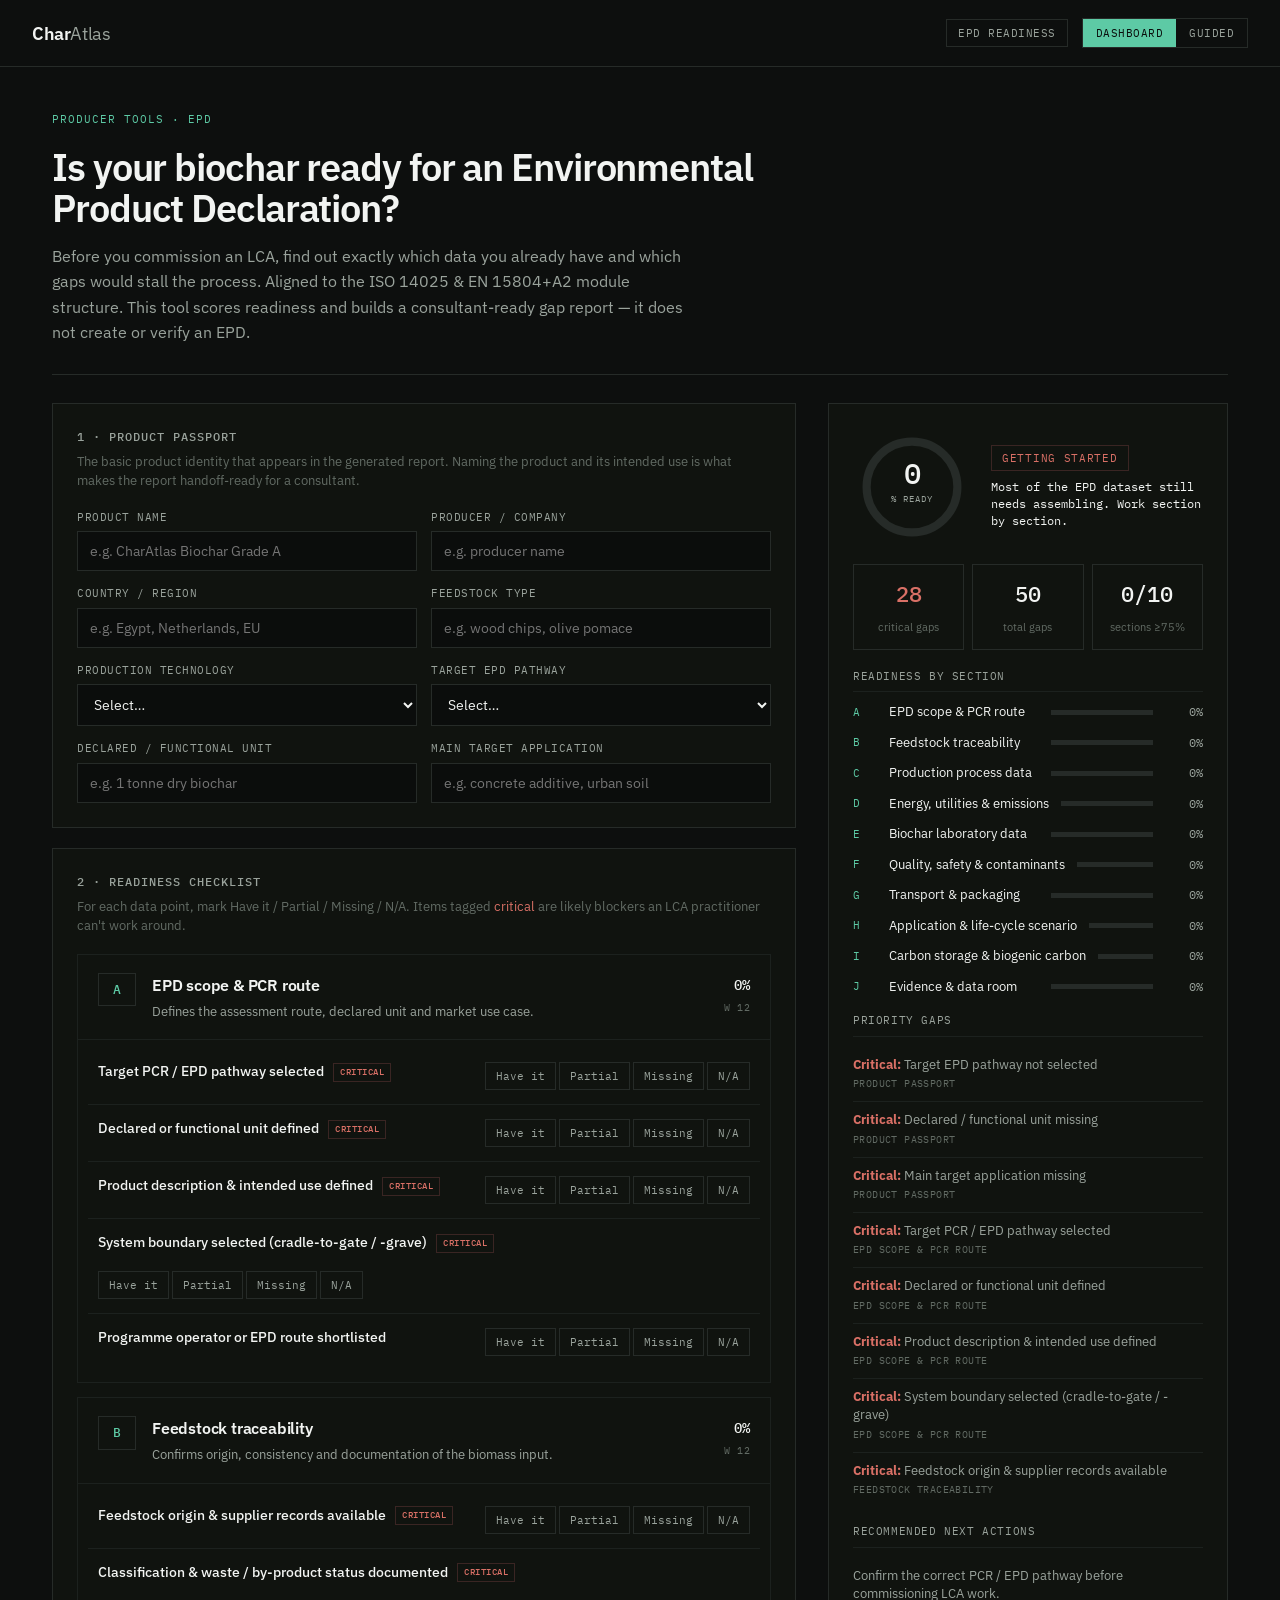
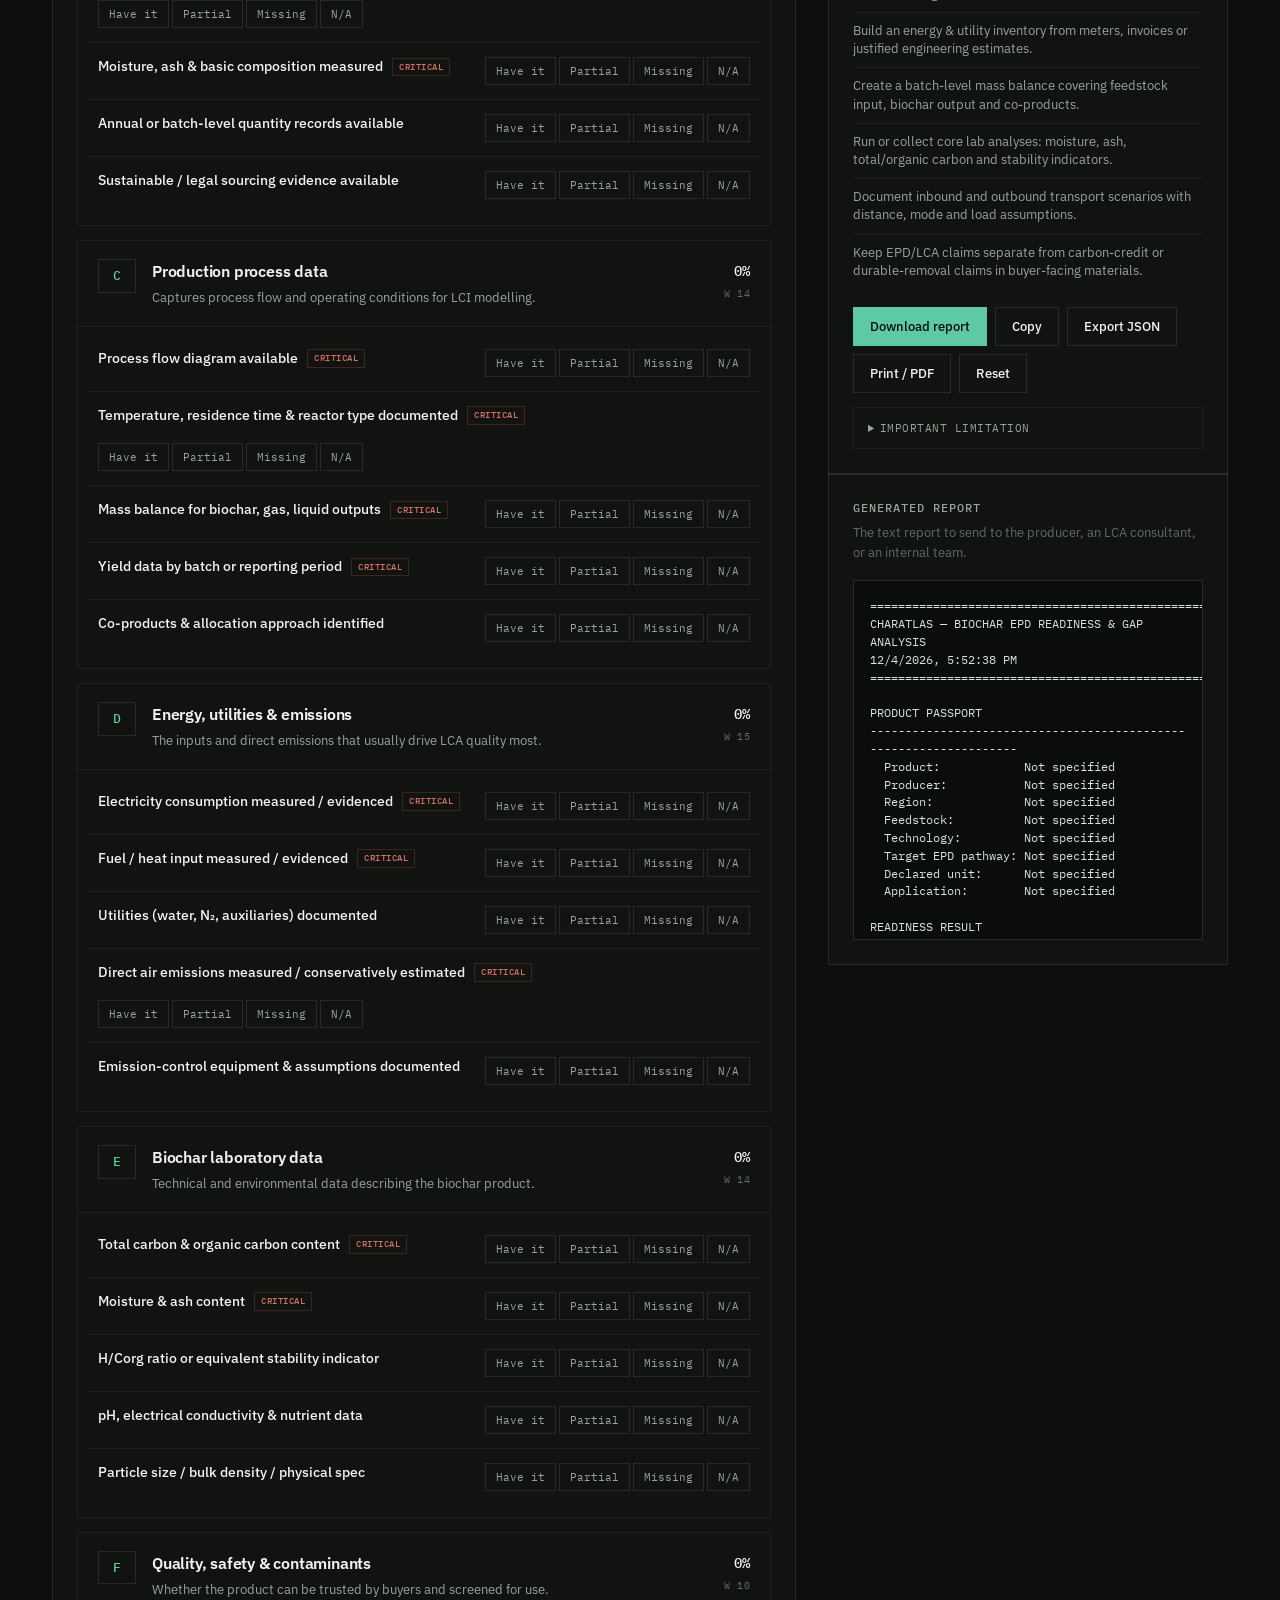
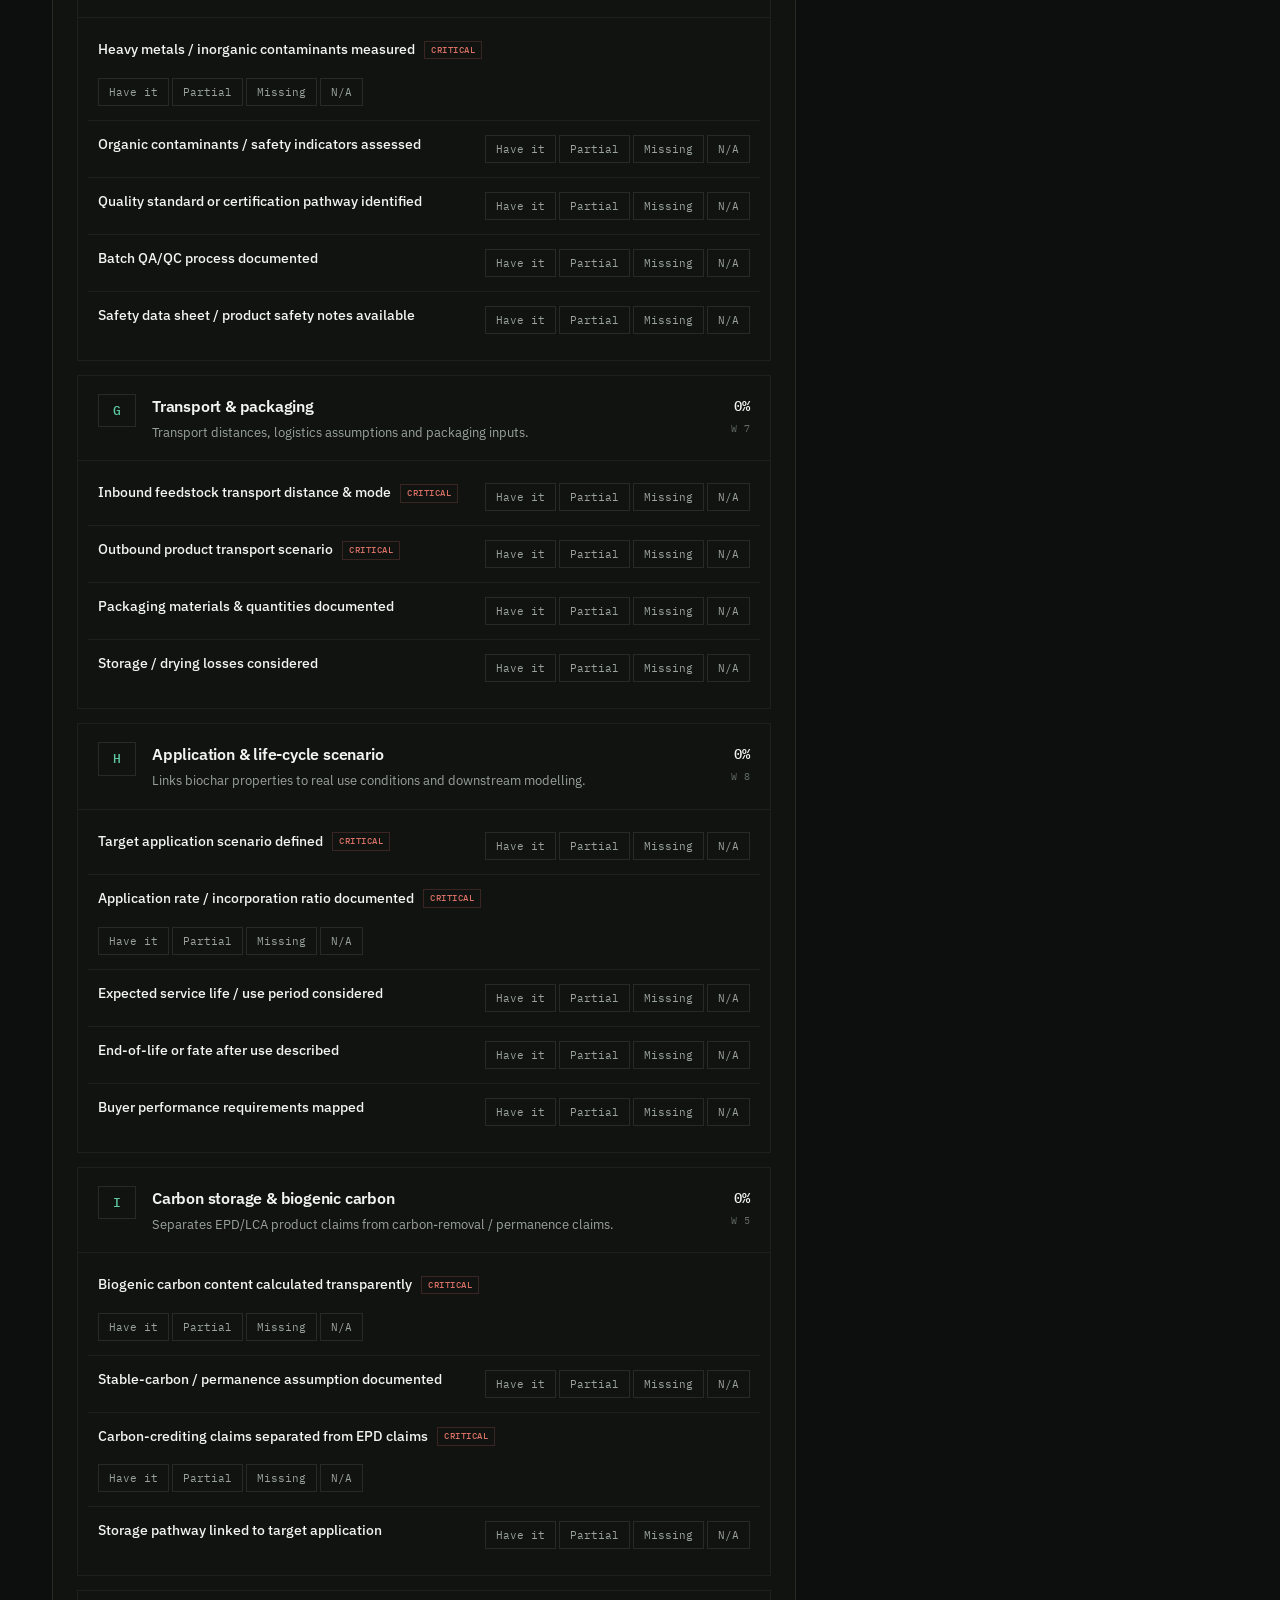
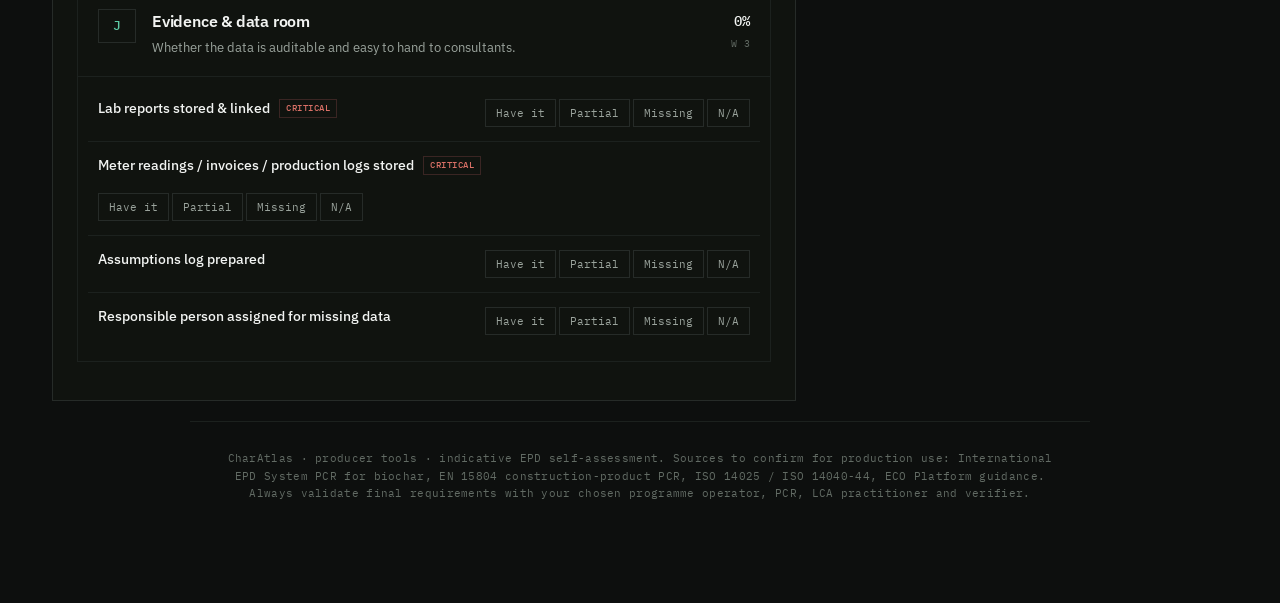
<file: MVP/charatlas-epd-readiness.html>
<!DOCTYPE html>
<html lang="en">
<head>
<meta charset="UTF-8" />
<meta name="viewport" content="width=device-width, initial-scale=1.0" />
<title>CharAtlas · Biochar EPD Readiness</title>
<style>
  @import url('https://fonts.googleapis.com/css2?family=IBM+Plex+Sans:wght@400;500;600&family=IBM+Plex+Mono:wght@400;500&display=swap');

  :root{
    --bg:#0d0f0e; --ink:#f2f4f2; --ink-dim:#9aa39c; --ink-faint:#626b64;
    --line:#262b28; --line-soft:#1c211e; --surface:#10130f;
    --green:#5DCAA5; --green-deep:#234339;
    --amber:#d9b25d; --red:#d97066;
    --mono:'IBM Plex Mono',ui-monospace,monospace;
    --sans:'IBM Plex Sans',system-ui,sans-serif;
  }
  *{box-sizing:border-box;}
  html,body{margin:0;}
  body{
    background:var(--bg); color:var(--ink); font-family:var(--sans);
    -webkit-font-smoothing:antialiased; line-height:1.5;
  }
  a{color:inherit;}

  /* Header */
  .hd{display:flex;align-items:center;justify-content:space-between;gap:16px;
    padding:18px 32px;border-bottom:1px solid var(--line);position:sticky;top:0;background:var(--bg);z-index:30;}
  .logo{font-size:18px;font-weight:600;letter-spacing:-.4px;}
  .logo span{color:var(--ink-dim);font-weight:400;}
  .hd-right{display:flex;align-items:center;gap:14px;}
  .tool-tag{font-family:var(--mono);font-size:11px;color:var(--ink-dim);letter-spacing:.5px;
    text-transform:uppercase;border:1px solid var(--line);padding:5px 11px;}
  .mode-toggle{display:flex;border:1px solid var(--line);}
  .mode-toggle button{font-family:var(--mono);font-size:11px;text-transform:uppercase;letter-spacing:.5px;
    background:transparent;color:var(--ink-dim);border:0;padding:7px 13px;cursor:pointer;}
  .mode-toggle button.on{background:var(--green);color:#0a0d0b;}

  .wrap{max-width:1240px;margin:0 auto;padding:0 32px 72px;}

  /* Hero */
  .hero{padding:44px 0 28px;border-bottom:1px solid var(--line);}
  .eyebrow{font-family:var(--mono);font-size:11px;letter-spacing:1px;text-transform:uppercase;color:var(--green);margin-bottom:18px;}
  .hero h1{font-size:38px;line-height:1.08;font-weight:600;letter-spacing:-1.1px;margin:0 0 16px;max-width:720px;}
  .hero p{font-size:16px;line-height:1.6;color:var(--ink-dim);margin:0;max-width:640px;}

  /* Progress (guided) */
  .prog{display:flex;align-items:center;gap:14px;padding:14px 0;border-bottom:1px solid var(--line-soft);}
  .prog-track{flex:1;height:3px;background:var(--line);overflow:hidden;}
  .prog-fill{height:100%;background:var(--green);transition:width .3s ease;}
  .prog-label{font-family:var(--mono);font-size:12px;color:var(--ink-dim);min-width:88px;text-align:right;}

  /* Layout: dashboard */
  .grid{display:grid;grid-template-columns:minmax(0,1fr) 400px;gap:32px;align-items:start;padding-top:28px;}
  .side{position:sticky;top:78px;}

  /* Panels */
  .panel{border:1px solid var(--line);padding:24px;margin-bottom:20px;background:var(--surface);}
  .panel-h{font-family:var(--mono);font-size:12px;text-transform:uppercase;letter-spacing:1px;color:var(--ink-dim);margin:0 0 6px;font-weight:500;}
  .panel-sub{font-size:13px;color:var(--ink-faint);margin:0 0 18px;line-height:1.5;}

  /* Profile form */
  .form-grid{display:grid;grid-template-columns:1fr 1fr;gap:14px;}
  .fld{display:flex;flex-direction:column;gap:6px;}
  .fld label{font-family:var(--mono);font-size:11px;text-transform:uppercase;letter-spacing:.5px;color:var(--ink-dim);}
  .fld input,.fld select{font-family:var(--sans);font-size:14px;background:#0b0d0c;color:var(--ink);
    border:1px solid var(--line);padding:10px 12px;outline:none;}
  .fld input:focus,.fld select:focus{border-color:var(--green);}
  .fld select{cursor:pointer;}

  /* Sections */
  .sec{border:1px solid var(--line-soft);margin-bottom:14px;}
  .sec-head{display:flex;gap:16px;align-items:flex-start;padding:18px 20px;border-bottom:1px solid var(--line-soft);}
  .sec-code{font-family:var(--mono);font-size:13px;font-weight:500;color:var(--green);border:1px solid var(--line);
    padding:6px 9px;min-width:38px;text-align:center;}
  .sec-titles{flex:1;}
  .sec-titles h3{font-size:16px;font-weight:600;margin:0 0 5px;letter-spacing:-.2px;}
  .sec-titles p{font-size:13px;color:var(--ink-dim);margin:0;line-height:1.5;}
  .sec-meta{display:flex;flex-direction:column;align-items:flex-end;gap:4px;margin-top:2px;}
  .sec-mini{font-family:var(--mono);font-size:14px;font-weight:500;color:var(--ink);}
  .sec-weight{font-family:var(--mono);font-size:10px;color:var(--ink-faint);text-transform:uppercase;letter-spacing:.4px;}

  .items{padding:8px 10px 12px;}
  .item{padding:14px 10px;border-bottom:1px solid var(--line-soft);}
  .item:last-child{border-bottom:0;}
  .item-row{display:flex;align-items:flex-start;justify-content:space-between;gap:18px;flex-wrap:wrap;}
  .item-q{font-size:14px;font-weight:500;line-height:1.4;display:flex;align-items:center;gap:9px;flex-wrap:wrap;}
  .crit{font-family:var(--mono);font-size:9px;text-transform:uppercase;letter-spacing:.5px;color:var(--red);
    border:1px solid #3a2523;padding:2px 6px;}
  .resp{display:flex;gap:3px;flex-shrink:0;}
  .resp button{font-family:var(--mono);font-size:11px;cursor:pointer;padding:6px 10px;background:transparent;
    border:1px solid var(--line);color:var(--ink-dim);white-space:nowrap;transition:all .1s ease;}
  .resp button:hover{border-color:var(--ink-faint);color:var(--ink);}
  .resp button.on-have{background:var(--green);border-color:var(--green);color:#0a0d0b;}
  .resp button.on-partial{background:var(--amber);border-color:var(--amber);color:#1a1509;}
  .resp button.on-none{background:var(--red);border-color:var(--red);color:#1f0e0c;}
  .resp button.on-na{background:var(--ink-faint);border-color:var(--ink-faint);color:#0d0f0e;}

  /* Score card */
  .score-card{border:1px solid var(--line);padding:24px;background:var(--surface);}
  .dial-wrap{display:flex;align-items:center;gap:20px;margin-bottom:18px;}
  .dial{flex-shrink:0;}
  .dial-track{fill:none;stroke:var(--line);stroke-width:9;}
  .dial-fill{fill:none;stroke:var(--green);stroke-width:9;stroke-linecap:round;transition:stroke-dashoffset .7s ease;}
  .dial-num{fill:var(--ink);font-family:var(--mono);font-size:32px;font-weight:500;text-anchor:middle;}
  .dial-lbl{fill:var(--ink-dim);font-size:10px;text-anchor:middle;font-family:var(--mono);text-transform:uppercase;letter-spacing:1px;}
  .status{font-family:var(--mono);font-size:12px;line-height:1.4;color:var(--ink);}
  .stage-pill{display:inline-block;font-family:var(--mono);font-size:11px;text-transform:uppercase;letter-spacing:.7px;
    padding:4px 10px;border:1px solid var(--line);margin-bottom:8px;}
  .stage-ready,.stage-close{color:var(--green);border-color:var(--green-deep);}
  .stage-early{color:var(--amber);border-color:#3a3320;}
  .stage-start{color:var(--red);border-color:#3a2523;}

  .metrics{display:grid;grid-template-columns:1fr 1fr 1fr;gap:8px;margin:18px 0;}
  .metric{border:1px solid var(--line);padding:12px 10px;text-align:center;}
  .metric b{display:block;font-family:var(--mono);font-size:22px;font-weight:500;color:var(--ink);margin-bottom:3px;}
  .metric.crit-metric b{color:var(--red);}
  .metric span{font-size:11px;color:var(--ink-faint);line-height:1.3;}

  .rbox{margin-top:16px;}
  .rbox-h{font-family:var(--mono);font-size:11px;text-transform:uppercase;letter-spacing:.6px;color:var(--ink-dim);
    margin-bottom:10px;padding-bottom:7px;border-bottom:1px solid var(--line-soft);}
  .glist{list-style:none;margin:0;padding:0;}
  .glist li{font-size:13px;line-height:1.4;padding:9px 0;border-bottom:1px solid var(--line-soft);color:var(--ink-dim);}
  .glist li:last-child{border-bottom:0;}
  .glist li b{color:var(--ink);}
  .glist li .gsrc{font-family:var(--mono);font-size:10px;color:var(--ink-faint);text-transform:uppercase;letter-spacing:.4px;}
  .glist li.crit-gap b{color:var(--red);}
  .glist li.empty{color:var(--ink-faint);}

  /* Bars breakdown */
  .bar-row{display:flex;align-items:center;gap:12px;margin-bottom:11px;}
  .bar-code{font-family:var(--mono);font-size:11px;color:var(--green);min-width:24px;}
  .bar-name{font-size:13px;min-width:150px;color:var(--ink);}
  .bar-track{flex:1;height:5px;background:var(--line);overflow:hidden;}
  .bar-fill{height:100%;background:var(--green);transition:width .6s ease;}
  .bar-pct{font-family:var(--mono);font-size:12px;color:var(--ink-dim);min-width:38px;text-align:right;}

  /* Actions + report */
  .actions{display:flex;gap:8px;flex-wrap:wrap;margin-top:18px;}
  .btn{font-family:var(--sans);font-size:13px;font-weight:500;cursor:pointer;padding:10px 16px;
    border:1px solid var(--line);background:transparent;color:var(--ink);transition:all .12s ease;}
  .btn:hover{border-color:var(--ink-dim);}
  .btn-primary{background:var(--green);color:#0a0d0b;border-color:var(--green);}
  .btn-primary:hover{background:#6fd6b3;border-color:#6fd6b3;}
  .btn-lg{padding:13px 26px;font-size:14px;}

  .report{white-space:pre-wrap;font-family:var(--mono);font-size:11.5px;line-height:1.55;
    max-height:360px;overflow:auto;padding:16px;border:1px solid var(--line);background:#0a0d0b;color:#d7e3dc;margin-top:12px;}

  .callout{display:flex;align-items:center;gap:16px;padding:16px 20px;border:1px solid #3a2523;background:#16100f;margin:0 0 20px;}
  .callout b2{font-family:var(--mono);font-size:28px;font-weight:500;color:var(--red);}
  .callout .ctxt{font-size:13.5px;line-height:1.5;}
  .callout .ctxt strong{color:var(--ink);}
  .callout .ctxt span{color:var(--ink-dim);}

  .limit{margin-top:14px;border:1px solid var(--line-soft);}
  .limit summary{cursor:pointer;font-family:var(--mono);font-size:11px;text-transform:uppercase;letter-spacing:.5px;
    color:var(--ink-dim);padding:12px 14px;}
  .limit p{font-size:13px;color:var(--ink-faint);line-height:1.55;margin:0;padding:0 14px 14px;}

  /* Guided */
  .guided{padding-top:8px;max-width:820px;margin:0 auto;}
  .guided-nav{display:flex;justify-content:space-between;gap:12px;margin-top:24px;}
  .step-intro{padding:16px 0 4px;}
  .step-intro h2{font-size:24px;font-weight:600;letter-spacing:-.4px;margin:0 0 8px;}
  .step-intro p{font-size:14px;color:var(--ink-dim);margin:0;line-height:1.55;max-width:640px;}

  .foot{text-align:center;font-family:var(--mono);font-size:11px;color:var(--ink-faint);
    padding:28px 32px;border-top:1px solid var(--line-soft);letter-spacing:.3px;line-height:1.6;max-width:900px;margin:0 auto;}

  .hidden{display:none !important;}

  @media (max-width:1000px){
    .grid{grid-template-columns:1fr;}
    .side{position:static;}
  }
  @media (max-width:640px){
    .hd,.wrap{padding-left:16px;padding-right:16px;}
    .hero h1{font-size:29px;}
    .form-grid{grid-template-columns:1fr;}
    .item-row{flex-direction:column;gap:12px;}
    .resp{width:100%;}
    .resp button{flex:1;text-align:center;}
    .metrics{grid-template-columns:1fr;}
  }
  @media (prefers-reduced-motion:reduce){*{transition:none !important;}}
  @media print{
    .hd,.mode-toggle,.actions,.report,.limit,.prog,.foot{display:none !important;}
    body{background:#fff;color:#000;}
    .panel,.sec,.score-card{border-color:#ccc;background:#fff;break-inside:avoid;}
    .grid{display:block;}
  }
</style>
</head>
<body>

<header class="hd">
  <div class="logo">Char<span>Atlas</span></div>
  <div class="hd-right">
    <span class="tool-tag">EPD Readiness</span>
    <div class="mode-toggle">
      <button id="modeDash" class="on" onclick="setMode('dashboard')">Dashboard</button>
      <button id="modeGuided" onclick="setMode('guided')">Guided</button>
    </div>
  </div>
</header>

<div class="wrap">
  <section class="hero">
    <div class="eyebrow">Producer tools · EPD</div>
    <h1>Is your biochar ready for an Environmental Product Declaration?</h1>
    <p>Before you commission an LCA, find out exactly which data you already have and which gaps
    would stall the process. Aligned to the ISO 14025 &amp; EN 15804+A2 module structure. This tool
    scores readiness and builds a consultant-ready gap report — it does not create or verify an EPD.</p>
  </section>

  <!-- Guided progress bar -->
  <div id="progBar" class="prog hidden">
    <div class="prog-track"><div id="progFill" class="prog-fill" style="width:0%"></div></div>
    <div id="progLabel" class="prog-label">Step 1</div>
  </div>

  <!-- ============ DASHBOARD MODE ============ -->
  <div id="dashboard" class="grid">
    <div class="main-col">
      <section class="panel">
        <h2 class="panel-h">1 · Product passport</h2>
        <p class="panel-sub">The basic product identity that appears in the generated report. Naming the product and its
          intended use is what makes the report handoff-ready for a consultant.</p>
        <div id="profileForm" class="form-grid"></div>
      </section>

      <section class="panel">
        <h2 class="panel-h">2 · Readiness checklist</h2>
        <p class="panel-sub">For each data point, mark Have it / Partial / Missing / N/A. Items tagged
          <em style="color:var(--red);font-style:normal;">critical</em> are likely blockers an LCA practitioner can't work around.</p>
        <div id="sectionsDash"></div>
      </section>
    </div>

    <aside class="side">
      <div class="score-card">
        <div class="dial-wrap">
          <svg class="dial" viewBox="0 0 130 130" width="118" height="118">
            <circle cx="65" cy="65" r="50" class="dial-track"></circle>
            <circle id="dialFill" cx="65" cy="65" r="50" class="dial-fill"
              stroke-dasharray="314.16" stroke-dashoffset="314.16" transform="rotate(-90 65 65)"></circle>
            <text x="65" y="62" id="dialNum" class="dial-num">0</text>
            <text x="65" y="82" class="dial-lbl">% ready</text>
          </svg>
          <div>
            <div id="stagePill" class="stage-pill stage-start">Getting started</div>
            <div id="statusText" class="status">Complete the checklist to see your readiness.</div>
          </div>
        </div>

        <div class="metrics">
          <div class="metric crit-metric"><b id="mCrit">0</b><span>critical gaps</span></div>
          <div class="metric"><b id="mTotal">0</b><span>total gaps</span></div>
          <div class="metric"><b id="mReady">0/10</b><span>sections ≥75%</span></div>
        </div>

        <div class="rbox">
          <div class="rbox-h">Readiness by section</div>
          <div id="bars"></div>
        </div>

        <div class="rbox">
          <div class="rbox-h">Priority gaps</div>
          <ul id="priorityGaps" class="glist"><li class="empty">Answer items to see priority gaps.</li></ul>
        </div>

        <div class="rbox">
          <div class="rbox-h">Recommended next actions</div>
          <ul id="nextActions" class="glist"><li class="empty">Recommendations appear after scoring.</li></ul>
        </div>

        <div class="actions">
          <button class="btn btn-primary" onclick="downloadReport()">Download report</button>
          <button class="btn" onclick="copyReport()">Copy</button>
          <button class="btn" onclick="downloadJSON()">Export JSON</button>
          <button class="btn" onclick="window.print()">Print / PDF</button>
          <button class="btn" onclick="resetAll()">Reset</button>
        </div>

        <details class="limit">
          <summary>Important limitation</summary>
          <p>This is an indicative self-assessment of EPD data readiness. It does not perform a full LCA,
          issue a verified EPD, replace a programme operator, or replace independent third-party verification.
          EPD/LCA product claims are kept separate from carbon-removal or permanence claims by design.</p>
        </details>
      </div>

      <div class="panel">
        <h2 class="panel-h">Generated report</h2>
        <p class="panel-sub">The text report to send to the producer, an LCA consultant, or an internal team.</p>
        <div id="reportPreview" class="report"></div>
      </div>
    </aside>
  </div>

  <!-- ============ GUIDED MODE ============ -->
  <div id="guided" class="guided hidden"></div>

  <div class="foot" id="footer">
    CharAtlas · producer tools · indicative EPD self-assessment. Sources to confirm for production use:
    International EPD System PCR for biochar, EN 15804 construction-product PCR, ISO 14025 / ISO 14040-44,
    ECO Platform guidance. Always validate final requirements with your chosen programme operator, PCR,
    LCA practitioner and verifier.
  </div>
</div>

<script>
/* ---------------------------------------------------------------------------
   Data model — merges the full 10-block content set with weights + critical
   flags, plus the product passport. Weights sum to 100.
--------------------------------------------------------------------------- */
const RESPONSES = [
  {key:'have',    label:'Have it', w:1},
  {key:'partial', label:'Partial', w:0.5},
  {key:'none',    label:'Missing', w:0},
  {key:'na',      label:'N/A',     w:null},
];

const PROFILE_FIELDS = [
  {id:'productName',  label:'Product name',        type:'text',   ph:'e.g. CharAtlas Biochar Grade A'},
  {id:'producerName', label:'Producer / company',  type:'text',   ph:'e.g. producer name'},
  {id:'country',      label:'Country / region',    type:'text',   ph:'e.g. Egypt, Netherlands, EU'},
  {id:'feedstock',    label:'Feedstock type',      type:'text',   ph:'e.g. wood chips, olive pomace'},
  {id:'technology',   label:'Production technology',type:'select', options:['','Slow pyrolysis','Fast pyrolysis','Gasification biochar','HTC hydrochar (not biochar)','Other thermal conversion']},
  {id:'epdPathway',   label:'Target EPD pathway',  type:'select', options:['','Biochar PCR','Construction products (EN 15804)','Agriculture / soil-improver route','Not sure yet']},
  {id:'declaredUnit', label:'Declared / functional unit', type:'text', ph:'e.g. 1 tonne dry biochar'},
  {id:'application',  label:'Main target application',    type:'text', ph:'e.g. concrete additive, urban soil'},
];

const SECTIONS = [
  {id:'scope', code:'A', title:'EPD scope & PCR route', weight:12,
   desc:'Defines the assessment route, declared unit and market use case.',
   items:[
     {q:'Target PCR / EPD pathway selected', crit:true},
     {q:'Declared or functional unit defined', crit:true},
     {q:'Product description & intended use defined', crit:true},
     {q:'System boundary selected (cradle-to-gate / -grave)', crit:true},
     {q:'Programme operator or EPD route shortlisted', crit:false},
   ]},
  {id:'feedstock', code:'B', title:'Feedstock traceability', weight:12,
   desc:'Confirms origin, consistency and documentation of the biomass input.',
   items:[
     {q:'Feedstock origin & supplier records available', crit:true},
     {q:'Classification & waste / by-product status documented', crit:true},
     {q:'Moisture, ash & basic composition measured', crit:true},
     {q:'Annual or batch-level quantity records available', crit:false},
     {q:'Sustainable / legal sourcing evidence available', crit:false},
   ]},
  {id:'process', code:'C', title:'Production process data', weight:14,
   desc:'Captures process flow and operating conditions for LCI modelling.',
   items:[
     {q:'Process flow diagram available', crit:true},
     {q:'Temperature, residence time & reactor type documented', crit:true},
     {q:'Mass balance for biochar, gas, liquid outputs', crit:true},
     {q:'Yield data by batch or reporting period', crit:true},
     {q:'Co-products & allocation approach identified', crit:false},
   ]},
  {id:'energy', code:'D', title:'Energy, utilities & emissions', weight:15,
   desc:'The inputs and direct emissions that usually drive LCA quality most.',
   items:[
     {q:'Electricity consumption measured / evidenced', crit:true},
     {q:'Fuel / heat input measured / evidenced', crit:true},
     {q:'Utilities (water, N₂, auxiliaries) documented', crit:false},
     {q:'Direct air emissions measured / conservatively estimated', crit:true},
     {q:'Emission-control equipment & assumptions documented', crit:false},
   ]},
  {id:'lab', code:'E', title:'Biochar laboratory data', weight:14,
   desc:'Technical and environmental data describing the biochar product.',
   items:[
     {q:'Total carbon & organic carbon content', crit:true},
     {q:'Moisture & ash content', crit:true},
     {q:'H/Corg ratio or equivalent stability indicator', crit:false},
     {q:'pH, electrical conductivity & nutrient data', crit:false},
     {q:'Particle size / bulk density / physical spec', crit:false},
   ]},
  {id:'safety', code:'F', title:'Quality, safety & contaminants', weight:10,
   desc:'Whether the product can be trusted by buyers and screened for use.',
   items:[
     {q:'Heavy metals / inorganic contaminants measured', crit:true},
     {q:'Organic contaminants / safety indicators assessed', crit:false},
     {q:'Quality standard or certification pathway identified', crit:false},
     {q:'Batch QA/QC process documented', crit:false},
     {q:'Safety data sheet / product safety notes available', crit:false},
   ]},
  {id:'transport', code:'G', title:'Transport & packaging', weight:7,
   desc:'Transport distances, logistics assumptions and packaging inputs.',
   items:[
     {q:'Inbound feedstock transport distance & mode', crit:true},
     {q:'Outbound product transport scenario', crit:true},
     {q:'Packaging materials & quantities documented', crit:false},
     {q:'Storage / drying losses considered', crit:false},
   ]},
  {id:'application', code:'H', title:'Application & life-cycle scenario', weight:8,
   desc:'Links biochar properties to real use conditions and downstream modelling.',
   items:[
     {q:'Target application scenario defined', crit:true},
     {q:'Application rate / incorporation ratio documented', crit:true},
     {q:'Expected service life / use period considered', crit:false},
     {q:'End-of-life or fate after use described', crit:false},
     {q:'Buyer performance requirements mapped', crit:false},
   ]},
  {id:'carbon', code:'I', title:'Carbon storage & biogenic carbon', weight:5,
   desc:'Separates EPD/LCA product claims from carbon-removal / permanence claims.',
   items:[
     {q:'Biogenic carbon content calculated transparently', crit:true},
     {q:'Stable-carbon / permanence assumption documented', crit:false},
     {q:'Carbon-crediting claims separated from EPD claims', crit:true},
     {q:'Storage pathway linked to target application', crit:false},
   ]},
  {id:'evidence', code:'J', title:'Evidence & data room', weight:3,
   desc:'Whether the data is auditable and easy to hand to consultants.',
   items:[
     {q:'Lab reports stored & linked', crit:true},
     {q:'Meter readings / invoices / production logs stored', crit:true},
     {q:'Assumptions log prepared', crit:false},
     {q:'Responsible person assigned for missing data', crit:false},
   ]},
];

// give every item a stable id
SECTIONS.forEach(s=>s.items.forEach((it,i)=>it.id=s.id+'_'+i));
const ALL_ITEMS = SECTIONS.flatMap(s=>s.items.map(it=>({...it,sectionId:s.id,code:s.code,sectionTitle:s.title})));

/* ---------------------------------------------------------------------------
   State
--------------------------------------------------------------------------- */
const STATE = { mode:'dashboard', profile:{}, answers:{}, step:0 };
const TOTAL_STEPS = 2 + SECTIONS.length; // passport + sections + results

/* ---------------------------------------------------------------------------
   Pure scoring logic (DOM-free, unit-testable)
--------------------------------------------------------------------------- */
function respWeight(key){ const r=RESPONSES.find(r=>r.key===key); return r?r.w:null; }

function scoreAll(state){
  const {answers, profile} = state;
  const perSection = SECTIONS.map(section=>{
    let scored=0, applicable=0;
    section.items.forEach(it=>{
      const a = answers[it.id];
      if(a==='na') return;                 // excluded from denominator
      applicable += 1;                     // unanswered counts as missing
      const w = a ? respWeight(a) : 0;
      scored += (w===null?0:w);
    });
    const pct = applicable===0 ? null : Math.round((scored/applicable)*100);
    return {section, pct, applicable, scored};
  });

  // weighted overall over sections that have ≥1 applicable item
  let wSum=0, wMax=0, sectionsReady=0;
  perSection.forEach(ps=>{
    if(ps.pct===null) return;
    wSum += (ps.scored/ps.applicable) * ps.section.weight;
    wMax += ps.section.weight;
    if(ps.pct>=75) sectionsReady++;
  });
  const overall = wMax===0 ? 0 : Math.round((wSum/wMax)*100);

  // gaps: missing or unanswered (not N/A). partials are "soft" gaps.
  const missing=[], criticalMissing=[], partials=[];
  ALL_ITEMS.forEach(it=>{
    const a = answers[it.id];
    if(a==='na') return;
    if(a==='have') return;
    if(a==='partial'){ partials.push(it); return; }
    // none or unanswered
    missing.push(it);
    if(it.crit) criticalMissing.push(it);
  });

  // profile-derived critical gaps (mirrors uploaded tool)
  const profGaps=[];
  if(!profile.epdPathway || profile.epdPathway==='Not sure yet')
    profGaps.push({id:'p_pathway', q:'Target EPD pathway not selected', code:'A', sectionTitle:'Product passport', crit:true});
  if(!profile.declaredUnit)
    profGaps.push({id:'p_unit', q:'Declared / functional unit missing', code:'A', sectionTitle:'Product passport', crit:true});
  if(!profile.application)
    profGaps.push({id:'p_app', q:'Main target application missing', code:'H', sectionTitle:'Product passport', crit:true});

  const allCritical = [...profGaps.filter(g=>g.crit), ...criticalMissing];
  const allMissing  = [...profGaps, ...missing];

  const stage = getStage(overall, allCritical.length);
  return {overall, perSection, criticalMissing:allCritical, missing:allMissing, partials, sectionsReady, stage};
}

function getStage(score, critCount){
  if(score>=85 && critCount===0) return {key:'ready', label:'EPD-ready',
    note:'Core dataset looks complete. Engage a programme operator and verifier.'};
  if(score>=60) return {key:'close', label:'Nearly there',
    note:'Backbone is in place. Close the critical gaps before commissioning the LCA.'};
  if(score>=30) return {key:'early', label:'Foundations forming',
    note:'Data collection under way but key inventory pieces are missing.'};
  return {key:'start', label:'Getting started',
    note:'Most of the EPD dataset still needs assembling. Work section by section.'};
}

function buildActions(res, profile){
  const a=[]; const crit=res.criticalMissing;
  const hit=(kw)=>crit.some(g=>g.q.toLowerCase().includes(kw));
  if(!profile.epdPathway || profile.epdPathway==='Not sure yet')
    a.push('Confirm the correct PCR / EPD pathway before commissioning LCA work.');
  if(hit('electricity')||hit('fuel')||hit('emission'))
    a.push('Build an energy & utility inventory from meters, invoices or justified engineering estimates.');
  if(hit('mass balance')||hit('yield'))
    a.push('Create a batch-level mass balance covering feedstock input, biochar output and co-products.');
  if(hit('carbon')||hit('moisture')||hit('ash'))
    a.push('Run or collect core lab analyses: moisture, ash, total/organic carbon and stability indicators.');
  if(hit('transport'))
    a.push('Document inbound and outbound transport scenarios with distance, mode and load assumptions.');
  if(hit('crediting')||hit('biogenic'))
    a.push('Keep EPD/LCA claims separate from carbon-credit or durable-removal claims in buyer-facing materials.');
  if(crit.length===0 && res.overall>=75)
    a.push('Prepare a consultant data room and request a proposal from an LCA practitioner or programme operator.');
  if(a.length<3) a.push('Assemble a Biochar Product Passport with evidence links, assumptions and version control.');
  if(a.length<4) a.push('Assign an owner for each open data gap with a target close date.');
  return a.slice(0,6);
}

function buildReportText(state){
  const res = scoreAll(state);
  const p = state.profile;
  const v=(x)=>x&&String(x).trim()?x:'Not specified';
  const secLines = res.perSection.map(ps=>{
    const pct = ps.pct===null?'n/a':ps.pct+'%';
    return `  [${ps.section.code}] ${ps.section.title.padEnd(34)} ${pct}`;
  }).join('\n');
  const crit = res.criticalMissing.length
    ? res.criticalMissing.slice(0,14).map(g=>`  - [Critical] ${g.q} (${g.sectionTitle})`).join('\n')
    : '  - No critical blockers detected at this stage.';
  const other = res.missing.filter(g=>!g.crit).slice(0,14).map(g=>`  - ${g.q} (${g.sectionTitle})`).join('\n') || '  - None.';
  const partial = res.partials.length ? res.partials.map(g=>`  - ${g.q} (${g.sectionTitle})`).join('\n') : '  - None.';
  const actions = buildActions(res,p).map((x,i)=>`  ${i+1}. ${x}`).join('\n');
  const rule='='.repeat(66);
  return [
    rule,
    'CHARATLAS — BIOCHAR EPD READINESS & GAP ANALYSIS',
    new Date().toLocaleString(),
    rule,'',
    'PRODUCT PASSPORT',
    '-'.repeat(66),
    `  Product:            ${v(p.productName)}`,
    `  Producer:           ${v(p.producerName)}`,
    `  Region:             ${v(p.country)}`,
    `  Feedstock:          ${v(p.feedstock)}`,
    `  Technology:         ${v(p.technology)}`,
    `  Target EPD pathway: ${v(p.epdPathway)}`,
    `  Declared unit:      ${v(p.declaredUnit)}`,
    `  Application:        ${v(p.application)}`,
    '',
    'READINESS RESULT',
    '-'.repeat(66),
    `  Overall score:      ${res.overall}/100  (${res.stage.label})`,
    `  ${res.stage.note}`,
    `  Critical gaps:      ${res.criticalMissing.length}`,
    `  Total open gaps:    ${res.missing.length}`,
    `  Sections >=75%:     ${res.sectionsReady}/${SECTIONS.length}`,
    '',
    'SECTION SCORES',
    '-'.repeat(66),
    secLines,'',
    'PRIORITY BLOCKERS (critical)',
    '-'.repeat(66),
    crit,'',
    'PARTIAL — needs completing',
    '-'.repeat(66),
    partial,'',
    'OTHER OPEN GAPS',
    '-'.repeat(66),
    other,'',
    'RECOMMENDED NEXT ACTIONS',
    '-'.repeat(66),
    actions,'',
    'POSITIONING NOTE',
    '-'.repeat(66),
    '  Describe this product as "EPD-ready" only after critical gaps are closed',
    '  and the evidence file is reviewed by an LCA practitioner. The verified EPD',
    '  must still follow the selected PCR, programme-operator process and',
    '  independent verification. EPDs are typically valid ~5 years.',
    '',
    rule,
    'Indicative self-assessment. Not a formal LCA or verified declaration.',
    rule,
  ].join('\n');
}

/* ---------------------------------------------------------------------------
   Rendering
--------------------------------------------------------------------------- */
function el(html){ const t=document.createElement('template'); t.innerHTML=html.trim(); return t.content.firstChild; }

function profileFieldHTML(f){
  if(f.type==='select'){
    const opts=f.options.map(o=>`<option value="${o}">${o||'Select…'}</option>`).join('');
    return `<div class="fld"><label>${f.label}</label><select data-profile="${f.id}">${opts}</select></div>`;
  }
  return `<div class="fld"><label>${f.label}</label><input data-profile="${f.id}" placeholder="${f.ph||''}" /></div>`;
}

function respHTML(item){
  return `<div class="resp" data-item="${item.id}">` + RESPONSES.map(r=>
    `<button data-resp="${r.key}" title="${r.label}">${r.label}</button>`).join('') + `</div>`;
}

function itemHTML(item){
  return `<div class="item">
    <div class="item-row">
      <div class="item-q">${item.q}${item.crit?'<span class="crit">critical</span>':''}</div>
      ${respHTML(item)}
    </div>
  </div>`;
}

function sectionHTML(section, showMini){
  return `<div class="sec" data-sec="${section.id}">
    <div class="sec-head">
      <div class="sec-code">${section.code}</div>
      <div class="sec-titles"><h3>${section.title}</h3><p>${section.desc}</p></div>
      <div class="sec-meta">
        ${showMini?`<span class="sec-mini" data-mini="${section.id}">0%</span>`:''}
        <span class="sec-weight">w ${section.weight}</span>
      </div>
    </div>
    <div class="items">${section.items.map(itemHTML).join('')}</div>
  </div>`;
}

function renderProfileForm(container){
  container.innerHTML = PROFILE_FIELDS.map(profileFieldHTML).join('');
  container.querySelectorAll('[data-profile]').forEach(inp=>{
    inp.value = STATE.profile[inp.dataset.profile] || '';
    inp.addEventListener('input', ()=>{ STATE.profile[inp.dataset.profile]=inp.value; recompute(); });
  });
}

function wireResponses(scope){
  scope.querySelectorAll('.resp').forEach(group=>{
    const id=group.dataset.item;
    group.querySelectorAll('button').forEach(btn=>{
      const key=btn.dataset.resp;
      if(STATE.answers[id]===key) btn.classList.add('on-'+key);
      btn.addEventListener('click', ()=>{
        // toggle off if same
        if(STATE.answers[id]===key){ delete STATE.answers[id]; }
        else { STATE.answers[id]=key; }
        // refresh this group's classes
        group.querySelectorAll('button').forEach(b=>{
          b.className=''; if(STATE.answers[id]===b.dataset.resp) b.classList.add('on-'+b.dataset.resp);
        });
        recompute();
      });
    });
  });
}

function renderDashboardSections(){
  const c=document.getElementById('sectionsDash');
  c.innerHTML = SECTIONS.map(s=>sectionHTML(s,true)).join('');
  wireResponses(c);
}

/* update all live outputs */
function recompute(){
  const res = scoreAll(STATE);

  // dial
  const off = 314.16 - (res.overall/100)*314.16;
  const dial=document.getElementById('dialFill'); if(dial) dial.setAttribute('stroke-dashoffset', off);
  const dn=document.getElementById('dialNum'); if(dn) dn.textContent=res.overall;
  const sp=document.getElementById('stagePill'); if(sp){ sp.className='stage-pill stage-'+res.stage.key; sp.textContent=res.stage.label; }
  const st=document.getElementById('statusText'); if(st) st.textContent=res.stage.note;

  // metrics
  set('mCrit', res.criticalMissing.length);
  set('mTotal', res.missing.length);
  set('mReady', res.sectionsReady+'/'+SECTIONS.length);

  // per-section mini scores
  res.perSection.forEach(ps=>{
    const m=document.querySelector(`[data-mini="${ps.section.id}"]`);
    if(m) m.textContent = ps.pct===null?'n/a':ps.pct+'%';
  });

  // bars
  const bars=document.getElementById('bars');
  if(bars){
    bars.innerHTML = res.perSection.map(ps=>`
      <div class="bar-row">
        <div class="bar-code">${ps.section.code}</div>
        <div class="bar-name">${ps.section.title}</div>
        <div class="bar-track"><div class="bar-fill" style="width:${ps.pct===null?0:ps.pct}%"></div></div>
        <div class="bar-pct">${ps.pct===null?'—':ps.pct+'%'}</div>
      </div>`).join('');
  }

  // priority gaps
  const pg=document.getElementById('priorityGaps');
  if(pg){
    const list=[...res.criticalMissing, ...res.missing.filter(g=>!g.crit)].slice(0,8);
    pg.innerHTML = list.length ? list.map(g=>
      `<li class="${g.crit?'crit-gap':''}"><b>${g.crit?'Critical:':'Gap:'}</b> ${g.q}<br><span class="gsrc">${g.sectionTitle}</span></li>`
    ).join('') : '<li class="empty">No open gaps recorded. Prepare for consultant review.</li>';
  }

  // next actions
  const na=document.getElementById('nextActions');
  if(na){
    const acts=buildActions(res, STATE.profile);
    na.innerHTML = acts.length ? acts.map(a=>`<li>${a}</li>`).join('') : '<li class="empty">No actions.</li>';
  }

  // report
  const rp=document.getElementById('reportPreview'); if(rp) rp.textContent=buildReportText(STATE);

  // guided results (if visible)
  if(STATE.mode==='guided' && STATE.step===TOTAL_STEPS-1) renderGuided();
}
function set(id,val){ const e=document.getElementById(id); if(e) e.textContent=val; }

/* ---------------------------------------------------------------------------
   Guided mode
--------------------------------------------------------------------------- */
function setMode(mode){
  STATE.mode=mode;
  document.getElementById('modeDash').classList.toggle('on', mode==='dashboard');
  document.getElementById('modeGuided').classList.toggle('on', mode==='guided');
  document.getElementById('dashboard').classList.toggle('hidden', mode!=='dashboard');
  document.getElementById('guided').classList.toggle('hidden', mode!=='guided');
  document.getElementById('progBar').classList.toggle('hidden', mode!=='guided');
  if(mode==='guided'){ STATE.step=0; renderGuided(); }
  else { renderDashboardSections(); recompute(); }
  window.scrollTo({top:0,behavior:'smooth'});
}

function renderGuided(){
  const c=document.getElementById('guided');
  const step=STATE.step;
  // progress
  const pct=Math.round((step/(TOTAL_STEPS-1))*100);
  document.getElementById('progFill').style.width=pct+'%';
  document.getElementById('progLabel').textContent = step===TOTAL_STEPS-1 ? 'Results' : `Step ${step+1} / ${TOTAL_STEPS-1}`;

  let inner='';
  if(step===0){
    inner = `<div class="panel">
      <div class="step-intro"><h2>Product passport</h2>
        <p>Start with the basics. Naming the product and its intended use makes the final report ready to hand to a consultant.</p></div>
      <div class="form-grid" id="guidedProfile" style="margin-top:18px"></div>
    </div>`;
  } else if(step>=1 && step<=SECTIONS.length){
    const s=SECTIONS[step-1];
    inner = `<div class="step-intro"><h2>${s.code} · ${s.title}</h2><p>${s.desc}</p></div>
      ${sectionHTML(s,false)}`;
  } else {
    // results
    const res=scoreAll(STATE);
    const off=314.16-(res.overall/100)*314.16;
    const bars=res.perSection.map(ps=>`
      <div class="bar-row"><div class="bar-code">${ps.section.code}</div>
      <div class="bar-name">${ps.section.title}</div>
      <div class="bar-track"><div class="bar-fill" style="width:${ps.pct===null?0:ps.pct}%"></div></div>
      <div class="bar-pct">${ps.pct===null?'—':ps.pct+'%'}</div></div>`).join('');
    const list=[...res.criticalMissing,...res.missing.filter(g=>!g.crit)].slice(0,8);
    const gaps=list.length?list.map(g=>`<li class="${g.crit?'crit-gap':''}"><b>${g.crit?'Critical:':'Gap:'}</b> ${g.q}<br><span class="gsrc">${g.sectionTitle}</span></li>`).join(''):'<li class="empty">No open gaps recorded.</li>';
    const acts=buildActions(res,STATE.profile).map(a=>`<li>${a}</li>`).join('');
    const callout = res.criticalMissing.length? `<div class="callout"><b2>${res.criticalMissing.length}</b2>
      <div class="ctxt"><strong>critical gap${res.criticalMissing.length>1?'s':''} would stall your EPD.</strong>
      <span> These are inputs an LCA practitioner can't proceed without — resolve them first.</span></div></div>`:'';
    inner = `
      <div class="score-card">
        <div class="dial-wrap">
          <svg class="dial" viewBox="0 0 130 130" width="118" height="118">
            <circle cx="65" cy="65" r="50" class="dial-track"></circle>
            <circle cx="65" cy="65" r="50" class="dial-fill" stroke-dasharray="314.16" stroke-dashoffset="${off}" transform="rotate(-90 65 65)"></circle>
            <text x="65" y="62" class="dial-num">${res.overall}</text>
            <text x="65" y="82" class="dial-lbl">% ready</text>
          </svg>
          <div><div class="stage-pill stage-${res.stage.key}">${res.stage.label}</div>
          <div class="status">${res.stage.note}</div></div>
        </div>
        <div class="metrics">
          <div class="metric crit-metric"><b>${res.criticalMissing.length}</b><span>critical gaps</span></div>
          <div class="metric"><b>${res.missing.length}</b><span>total gaps</span></div>
          <div class="metric"><b>${res.sectionsReady}/${SECTIONS.length}</b><span>sections ≥75%</span></div>
        </div>
        ${callout}
        <div class="rbox"><div class="rbox-h">Readiness by section</div>${bars}</div>
        <div class="rbox"><div class="rbox-h">Priority gaps</div><ul class="glist">${gaps}</ul></div>
        <div class="rbox"><div class="rbox-h">Recommended next actions</div><ul class="glist">${acts}</ul></div>
        <div class="actions">
          <button class="btn btn-primary" onclick="downloadReport()">Download report</button>
          <button class="btn" onclick="copyReport()">Copy</button>
          <button class="btn" onclick="downloadJSON()">Export JSON</button>
          <button class="btn" onclick="window.print()">Print / PDF</button>
        </div>
      </div>`;
  }

  const nav = `<div class="guided-nav">
    <button class="btn" onclick="guidedBack()" ${step===0?'style="visibility:hidden"':''}>← Back</button>
    ${step<TOTAL_STEPS-1
      ? `<button class="btn btn-primary btn-lg" onclick="guidedNext()">${step===SECTIONS.length?'See my results':'Next →'}</button>`
      : `<button class="btn btn-lg" onclick="resetAll()">Start over</button>`}
  </div>`;

  c.innerHTML = inner + nav;

  if(step===0){
    const gp=document.getElementById('guidedProfile');
    gp.innerHTML = PROFILE_FIELDS.map(profileFieldHTML).join('');
    gp.querySelectorAll('[data-profile]').forEach(inp=>{
      inp.value=STATE.profile[inp.dataset.profile]||'';
      inp.addEventListener('input',()=>{STATE.profile[inp.dataset.profile]=inp.value;});
    });
  } else if(step>=1 && step<=SECTIONS.length){
    wireResponses(c);
  }
}
function guidedNext(){ if(STATE.step<TOTAL_STEPS-1){STATE.step++; renderGuided(); window.scrollTo({top:0,behavior:'smooth'});} }
function guidedBack(){ if(STATE.step>0){STATE.step--; renderGuided(); window.scrollTo({top:0,behavior:'smooth'});} }

/* ---------------------------------------------------------------------------
   Exports
--------------------------------------------------------------------------- */
function downloadReport(){
  const blob=new Blob([buildReportText(STATE)],{type:'text/plain'});
  triggerDownload(blob,'charatlas-epd-readiness.txt');
}
function copyReport(){
  const txt=buildReportText(STATE);
  navigator.clipboard.writeText(txt).then(()=>flash('Report copied to clipboard.')).catch(()=>flash('Copy failed — select the report text manually.'));
}
function downloadJSON(){
  const res=scoreAll(STATE);
  const payload={generatedAt:new Date().toISOString(),tool:'CharAtlas Biochar EPD Readiness',version:'1.0',
    profile:STATE.profile, answers:STATE.answers,
    overall:res.overall, stage:res.stage.label,
    criticalGaps:res.criticalMissing.map(g=>g.q), totalGaps:res.missing.length,
    sectionScores:res.perSection.map(ps=>({code:ps.section.code,title:ps.section.title,pct:ps.pct}))};
  const blob=new Blob([JSON.stringify(payload,null,2)],{type:'application/json'});
  triggerDownload(blob,'charatlas-epd-readiness.json');
}
function triggerDownload(blob,name){
  const url=URL.createObjectURL(blob); const a=document.createElement('a');
  a.href=url; a.download=name; document.body.appendChild(a); a.click();
  document.body.removeChild(a); URL.revokeObjectURL(url);
}
function flash(msg){
  const n=el(`<div style="position:fixed;bottom:24px;left:50%;transform:translateX(-50%);
    background:var(--green);color:#0a0d0b;font-family:var(--mono);font-size:12px;padding:10px 18px;z-index:99">${msg}</div>`);
  document.body.appendChild(n); setTimeout(()=>n.remove(),1800);
}
function resetAll(){
  STATE.profile={}; STATE.answers={}; STATE.step=0;
  if(STATE.mode==='dashboard'){ renderProfileForm(document.getElementById('profileForm')); renderDashboardSections(); recompute(); }
  else renderGuided();
  window.scrollTo({top:0,behavior:'smooth'});
}

/* ---------------------------------------------------------------------------
   Init
--------------------------------------------------------------------------- */
renderProfileForm(document.getElementById('profileForm'));
renderDashboardSections();
recompute();
</script>
</body>
</html>
</file>
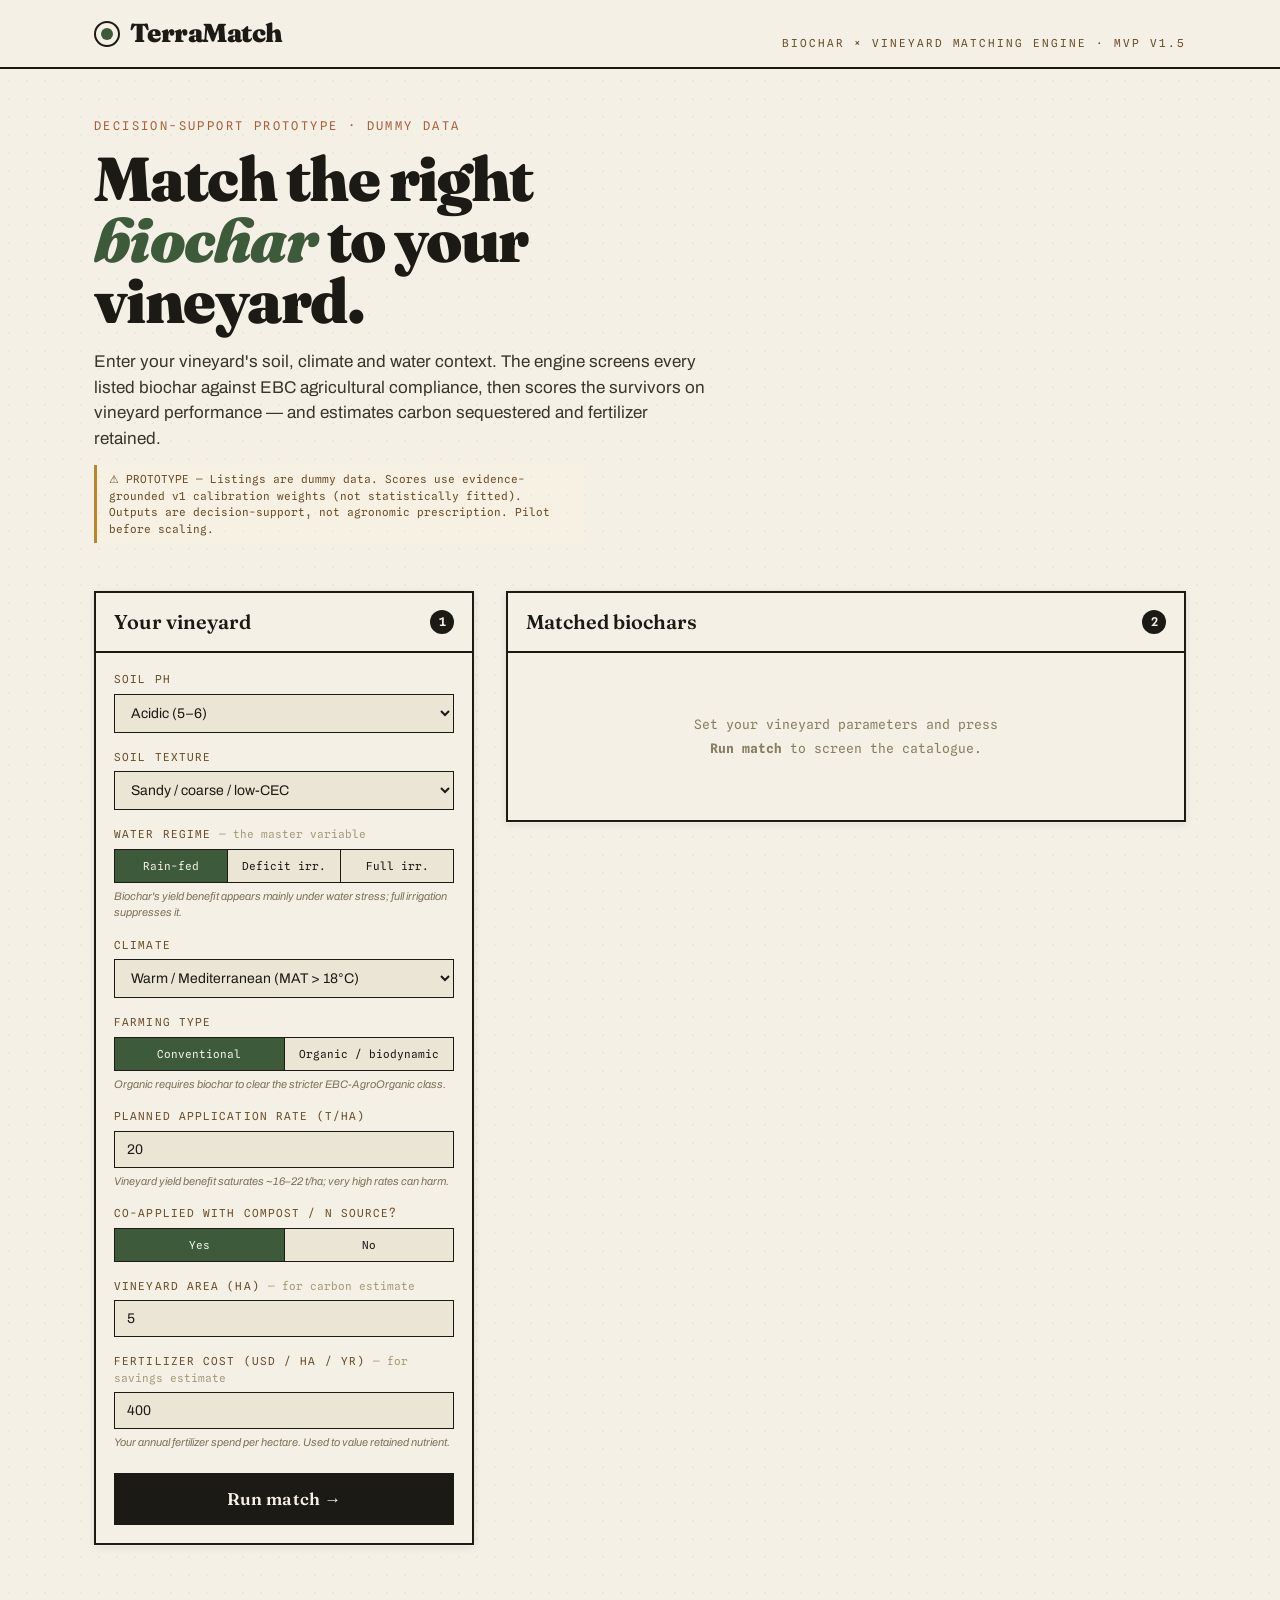
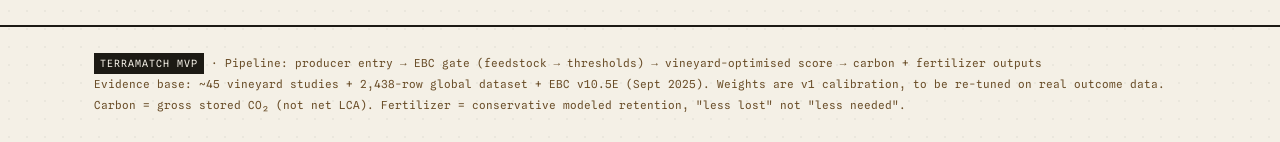
<file: MVP/TerraMatch_MVP.html>
<!DOCTYPE html>
<html lang="en">
<head>
<meta charset="UTF-8">
<meta name="viewport" content="width=device-width, initial-scale=1.0">
<title>TerraMatch — Biochar × Vineyard Matching Engine (MVP)</title>
<link rel="preconnect" href="https://fonts.googleapis.com">
<link rel="preconnect" href="https://fonts.gstatic.com" crossorigin>
<link href="https://fonts.googleapis.com/css2?family=Fraunces:opsz,wght@9..144,400;9..144,500;9..144,600;9..144,900&family=Spline+Sans+Mono:wght@400;500;600&family=Archivo:wght@400;500;600;700&display=swap" rel="stylesheet">
<style>
:root{
  --ink:#1c1a14; --paper:#f4f0e6; --paper2:#ebe5d6; --line:#cabf a3;
  --line:#c9bfa3; --soil:#6b4f2a; --vine:#3d5a3a; --vine2:#2f4a2d;
  --clay:#a8603a; --gold:#b8862b; --rust:#9c3b22; --sky:#3f6f8f;
  --good:#3d6b3a; --mid:#b8862b; --bad:#9c3b22;
  --shadow:0 1px 0 #fff6, 0 2px 8px #2a200f1a;
}
*{box-sizing:border-box;margin:0;padding:0}
html{scroll-behavior:smooth}
body{
  background:var(--paper);
  color:var(--ink);
  font-family:'Archivo',sans-serif;
  line-height:1.5;
  background-image:radial-gradient(#0000000a 1px,transparent 1px);
  background-size:18px 18px;
}
.wrap{max-width:1140px;margin:0 auto;padding:0 24px}

/* header */
header{border-bottom:2px solid var(--ink);background:var(--paper);position:sticky;top:0;z-index:50}
.hbar{display:flex;align-items:baseline;justify-content:space-between;padding:14px 24px;max-width:1140px;margin:0 auto;flex-wrap:wrap;gap:8px}
.logo{font-family:'Fraunces',serif;font-weight:900;font-size:26px;letter-spacing:-.02em;display:flex;align-items:center;gap:10px}
.logo .mk{width:26px;height:26px;border:2px solid var(--ink);border-radius:50%;position:relative;display:inline-block}
.logo .mk::after{content:"";position:absolute;inset:5px;background:var(--vine);border-radius:50%}
.tagline{font-family:'Spline Sans Mono',monospace;font-size:11px;text-transform:uppercase;letter-spacing:.18em;color:var(--soil)}

/* hero */
.hero{padding:48px 0 28px}
.kicker{font-family:'Spline Sans Mono',monospace;font-size:12px;letter-spacing:.2em;text-transform:uppercase;color:var(--clay);margin-bottom:14px}
h1.title{font-family:'Fraunces',serif;font-weight:900;font-size:clamp(34px,6vw,62px);line-height:.98;letter-spacing:-.025em;max-width:14ch}
h1.title em{font-style:italic;color:var(--vine)}
.lead{margin-top:18px;max-width:62ch;font-size:17px;color:#3a342a}
.disclaim{margin-top:14px;font-family:'Spline Sans Mono',monospace;font-size:11px;color:var(--soil);border-left:3px solid var(--gold);padding:6px 12px;background:#fff5d633;max-width:70ch}

/* layout */
.grid{display:grid;grid-template-columns:380px 1fr;gap:32px;padding:20px 0 80px;align-items:start}
@media(max-width:880px){.grid{grid-template-columns:1fr}}

/* panel */
.panel{background:var(--paper);border:2px solid var(--ink);box-shadow:var(--shadow)}
.panel.form{position:sticky;top:84px}
@media(max-width:880px){.panel.form{position:static}}
.panel h2{font-family:'Fraunces',serif;font-weight:600;font-size:20px;padding:14px 18px;border-bottom:2px solid var(--ink);display:flex;justify-content:space-between;align-items:center}
.panel h2 .n{font-family:'Spline Sans Mono',monospace;font-size:12px;background:var(--ink);color:var(--paper);width:24px;height:24px;display:grid;place-items:center;border-radius:50%}
.body{padding:18px}
.fld{margin-bottom:16px}
.fld label{display:block;font-family:'Spline Sans Mono',monospace;font-size:11px;text-transform:uppercase;letter-spacing:.1em;color:var(--soil);margin-bottom:6px}
.fld label .opt{color:#a89a78;text-transform:none;letter-spacing:0}
select,input[type=number]{width:100%;padding:10px 12px;border:1.5px solid var(--ink);background:var(--paper2);font-family:'Archivo';font-size:14px;color:var(--ink);border-radius:0}
select:focus,input:focus{outline:2px solid var(--vine);outline-offset:1px}
.seg{display:flex;border:1.5px solid var(--ink)}
.seg button{flex:1;padding:9px 4px;background:var(--paper2);border:none;border-right:1.5px solid var(--ink);font-family:'Spline Sans Mono',monospace;font-size:11px;cursor:pointer;color:var(--ink);transition:.12s}
.seg button:last-child{border-right:none}
.seg button.on{background:var(--vine);color:var(--paper)}
.hint{font-size:11px;color:#7d7259;margin-top:5px;font-style:italic}
.run{width:100%;margin-top:6px;padding:15px;background:var(--ink);color:var(--paper);border:none;font-family:'Fraunces',serif;font-weight:600;font-size:17px;cursor:pointer;letter-spacing:.01em;transition:.15s}
.run:hover{background:var(--vine2)}

/* results */
.results .empty{padding:60px 28px;text-align:center;color:#8a7e62;font-family:'Spline Sans Mono',monospace;font-size:13px;line-height:1.8}
.summary{padding:14px 18px;border-bottom:2px dashed var(--line);font-family:'Spline Sans Mono',monospace;font-size:12px;color:var(--soil);display:flex;gap:18px;flex-wrap:wrap}
.summary b{color:var(--ink)}

/* card */
.card{border-bottom:2px solid var(--ink);padding:20px 18px;position:relative;animation:rise .5s both}
@keyframes rise{from{opacity:0;transform:translateY(12px)}to{opacity:1;transform:none}}
.card.blocked{opacity:.72;background:repeating-linear-gradient(45deg,#0000,#0000 9px,#9c3b2208 9px,#9c3b2208 18px)}
.crow{display:flex;justify-content:space-between;gap:16px;align-items:flex-start}
.cname{font-family:'Fraunces',serif;font-weight:600;font-size:19px;line-height:1.1}
.cmeta{font-family:'Spline Sans Mono',monospace;font-size:11px;color:var(--soil);margin-top:5px;line-height:1.7}
.badge{display:inline-block;font-family:'Spline Sans Mono',monospace;font-size:10px;padding:2px 7px;border:1px solid currentColor;border-radius:20px;margin:2px 4px 2px 0;letter-spacing:.04em}
.b-cert{color:var(--vine)} .b-self{color:var(--gold)} .b-org{color:var(--vine);background:#3d5a3a14}
.b-block{color:var(--bad)}

/* score dial */
.score{text-align:center;min-width:96px}
.dial{font-family:'Fraunces',serif;font-weight:900;font-size:46px;line-height:1}
.score small{font-family:'Spline Sans Mono',monospace;font-size:10px;text-transform:uppercase;letter-spacing:.12em;display:block;margin-top:2px;color:var(--soil)}
.conf{font-family:'Spline Sans Mono',monospace;font-size:10px;margin-top:4px}

/* mechanism bars */
.mechs{margin-top:16px;display:grid;grid-template-columns:1fr 1fr;gap:8px 22px}
@media(max-width:520px){.mechs{grid-template-columns:1fr}}
.mech{font-family:'Spline Sans Mono',monospace;font-size:11px}
.mech .ml{display:flex;justify-content:space-between;color:var(--soil);margin-bottom:3px}
.track{height:7px;background:var(--paper2);border:1px solid var(--line);position:relative;overflow:hidden}
.track .mid{position:absolute;left:50%;top:0;bottom:0;width:1px;background:var(--soil)}
.fillp{position:absolute;left:50%;top:0;bottom:0;background:var(--good)}
.filln{position:absolute;right:50%;top:0;bottom:0;background:var(--bad)}

/* outputs row */
.outs{margin-top:16px;display:grid;grid-template-columns:1fr 1fr;gap:10px}
@media(max-width:520px){.outs{grid-template-columns:1fr}}
.out{border:1.5px solid var(--ink);padding:11px 13px;background:var(--paper2)}
.out .ot{font-family:'Spline Sans Mono',monospace;font-size:10px;text-transform:uppercase;letter-spacing:.1em;color:var(--soil)}
.out .ov{font-family:'Fraunces',serif;font-weight:600;font-size:21px;margin-top:3px}
.out .os{font-size:11px;color:#7d7259;margin-top:2px;font-style:italic}

.why{margin-top:14px;font-size:13px;color:#3a342a;border-top:1px dashed var(--line);padding-top:12px}
.why b{font-family:'Spline Sans Mono',monospace;font-size:11px;text-transform:uppercase;letter-spacing:.08em;color:var(--clay)}
.range{font-family:'Spline Sans Mono',monospace;font-size:10px;color:var(--soil);margin-top:2px}
.lever{margin-top:10px;font-size:13px;color:#2f4a2d;background:#3d5a3a12;border-left:3px solid var(--vine);padding:8px 12px}
.lever b{font-family:'Spline Sans Mono',monospace;font-size:11px;text-transform:uppercase;letter-spacing:.08em;color:var(--vine2)}
.confnote{margin-top:8px;font-family:'Spline Sans Mono',monospace;font-size:11px;color:#7d7259;line-height:1.6}
.confnote b{color:var(--soil);text-transform:uppercase;letter-spacing:.06em}
.blockmsg{margin-top:12px;font-family:'Spline Sans Mono',monospace;font-size:12px;color:var(--bad);border:1px solid var(--bad);padding:9px 12px;background:#9c3b2208}

footer{border-top:2px solid var(--ink);padding:26px 0;font-family:'Spline Sans Mono',monospace;font-size:11px;color:var(--soil);line-height:1.9}
.tag2{display:inline-block;background:var(--ink);color:var(--paper);padding:1px 6px;font-size:10px;letter-spacing:.1em}
</style>
</head>
<body>
<header>
  <div class="hbar">
    <div class="logo"><span class="mk"></span>TerraMatch</div>
    <div class="tagline">Biochar × Vineyard Matching Engine · MVP v1.5</div>
  </div>
</header>

<div class="wrap">
  <section class="hero">
    <div class="kicker">Decision-support prototype · dummy data</div>
    <h1 class="title">Match the right <em>biochar</em> to your vineyard.</h1>
    <p class="lead">Enter your vineyard's soil, climate and water context. The engine screens every listed biochar against EBC agricultural compliance, then scores the survivors on vineyard performance — and estimates carbon sequestered and fertilizer retained.</p>
    <div class="disclaim">⚠ PROTOTYPE — Listings are dummy data. Scores use evidence-grounded v1 calibration weights (not statistically fitted). Outputs are decision-support, not agronomic prescription. Pilot before scaling.</div>
  </section>

  <div class="grid">
    <!-- ===== INPUT ===== -->
    <div class="panel form">
      <h2>Your vineyard <span class="n">1</span></h2>
      <div class="body">
        <div class="fld">
          <label>Soil pH</label>
          <select id="soilpH">
            <option value="4.6">Strongly acidic (&lt; 5)</option>
            <option value="5.5" selected>Acidic (5–6)</option>
            <option value="6.5">Slightly acidic (6–7)</option>
            <option value="7.5">Neutral–alkaline (7–8)</option>
            <option value="8.4">Calcareous / alkaline (&gt; 8)</option>
          </select>
        </div>
        <div class="fld">
          <label>Soil texture</label>
          <select id="texture">
            <option value="sandy" selected>Sandy / coarse / low-CEC</option>
            <option value="loam">Loam / medium</option>
            <option value="clay">Clay / fine / high-CEC</option>
          </select>
        </div>
        <div class="fld">
          <label>Water regime <span class="opt">— the master variable</span></label>
          <div class="seg" id="water">
            <button data-v="rainfed" class="on">Rain-fed</button>
            <button data-v="deficit">Deficit irr.</button>
            <button data-v="full">Full irr.</button>
          </div>
          <div class="hint">Biochar's yield benefit appears mainly under water stress; full irrigation suppresses it.</div>
        </div>
        <div class="fld">
          <label>Climate</label>
          <select id="climate">
            <option value="warm" selected>Warm / Mediterranean (MAT &gt; 18°C)</option>
            <option value="temperate">Temperate (10–18°C)</option>
            <option value="cool">Cool (&lt; 10°C)</option>
          </select>
        </div>
        <div class="fld">
          <label>Farming type</label>
          <div class="seg" id="organic">
            <button data-v="conv" class="on">Conventional</button>
            <button data-v="org">Organic / biodynamic</button>
          </div>
          <div class="hint">Organic requires biochar to clear the stricter EBC-AgroOrganic class.</div>
        </div>
        <div class="fld">
          <label>Planned application rate (t/ha)</label>
          <input type="number" id="rate" value="20" min="1" max="120" step="1">
          <div class="hint">Vineyard yield benefit saturates ~16–22 t/ha; very high rates can harm.</div>
        </div>
        <div class="fld">
          <label>Co-applied with compost / N source?</label>
          <div class="seg" id="combo">
            <button data-v="yes" class="on">Yes</button>
            <button data-v="no">No</button>
          </div>
        </div>
        <div class="fld">
          <label>Vineyard area (ha) <span class="opt">— for carbon estimate</span></label>
          <input type="number" id="area" value="5" min="0.1" max="9999" step="0.1">
        </div>
        <div class="fld">
          <label>Fertilizer cost (USD / ha / yr) <span class="opt">— for savings estimate</span></label>
          <input type="number" id="fertcost" value="400" min="0" max="100000" step="10">
          <div class="hint">Your annual fertilizer spend per hectare. Used to value retained nutrient.</div>
        </div>
        <button class="run" onclick="runMatch()">Run match →</button>
      </div>
    </div>

    <!-- ===== RESULTS ===== -->
    <div class="panel results">
      <h2>Matched biochars <span class="n">2</span></h2>
      <div id="out">
        <div class="empty">Set your vineyard parameters and press<br><b>Run match</b> to screen the catalogue.</div>
      </div>
    </div>
  </div>
</div>

<footer>
  <div class="wrap">
    <span class="tag2">TERRAMATCH MVP</span> · Pipeline: producer entry → EBC gate (feedstock → thresholds) → vineyard-optimised score → carbon + fertilizer outputs<br>
    Evidence base: ~45 vineyard studies + 2,438-row global dataset + EBC v10.5E (Sept 2025). Weights are v1 calibration, to be re-tuned on real outcome data. Carbon = gross stored CO₂ (not net LCA). Fertilizer = conservative modeled retention, "less lost" not "less needed".
  </div>
</footer>

<script>
/* ===================== DUMMY CATALOGUE ===================== */
/* Properties a seller would declare. feedstockCat: plant | manure | sludge | digestate | municipal | fossil */
const CATALOGUE = [
  { id:'BC-01', name:'Vine-Cane Char 700', producer:'Domaine Carbon (FR)',
    feedstock:'Grapevine cane', feedstockCat:'plant', pyroT:700, HCorg:0.32, OCorg:0.18,
    Corg:78, pH:9.1, ash:8, Cu:42, Pb:12, Cd:0.3, PAH16:3.1,
    declared:'cert', declaredClass:'AgroOrganic' },
  { id:'BC-02', name:'Orchard Pruning 500', producer:'Romagna Biochar (IT)',
    feedstock:'Orchard prunings', feedstockCat:'plant', pyroT:500, HCorg:0.45, OCorg:0.22,
    Corg:72, pH:8.7, ash:11, Cu:55, Pb:18, Cd:0.5, PAH16:3.8,
    declared:'cert', declaredClass:'Agro' },
  { id:'BC-03', name:'DairyManure BioChar', producer:'AltoAgri (ES)',
    feedstock:'Dairy manure', feedstockCat:'manure', pyroT:550, HCorg:0.38, OCorg:0.25,
    Corg:48, pH:9.6, ash:32, Cu:60, Pb:22, Cd:0.6, PAH16:2.4,
    declared:'cert', declaredClass:'Agro' },
  { id:'BC-04', name:'Softwood Premium 650', producer:'Nordic Char (SE)',
    feedstock:'Softwood chips', feedstockCat:'plant', pyroT:650, HCorg:0.30, OCorg:0.15,
    Corg:85, pH:8.2, ash:5, Cu:18, Pb:8, Cd:0.2, PAH16:2.0,
    declared:'self', declaredClass:'AgroOrganic' },
  { id:'BC-05', name:'GreenWaste Char 420', producer:'CityLoop (DE)',
    feedstock:'Municipal green waste', feedstockCat:'municipal', pyroT:420, HCorg:0.62, OCorg:0.34,
    Corg:60, pH:8.9, ash:18, Cu:88, Pb:40, Cd:0.9, PAH16:5.6,
    declared:'self', declaredClass:'Agro' },
  { id:'BC-06', name:'LowTemp Vine 400', producer:'TestPlot (PT)',
    feedstock:'Grapevine prunings', feedstockCat:'plant', pyroT:400, HCorg:0.78, OCorg:0.41,
    Corg:65, pH:7.9, ash:9, Cu:30, Pb:10, Cd:0.3, PAH16:4.2,
    declared:'self', declaredClass:'Agro' },
  { id:'BC-07', name:'Sewage Sludge Char', producer:'AquaPyro (NL)',
    feedstock:'Sewage sludge', feedstockCat:'sludge', pyroT:600, HCorg:0.40, OCorg:0.20,
    Corg:40, pH:8.4, ash:45, Cu:140, Pb:95, Cd:2.1, PAH16:7.8,
    declared:'self', declaredClass:'Agro' },
];

/* ===================== EBC LIMITS (v10.5E) ===================== */
const EBC = {
  Agro:        { HCorg:0.7, Cu:100, Pb:120, Cd:1.5, PAH16:6.0 },
  AgroOrganic: { HCorg:0.4, Cu:70,  Pb:45,  Cd:0.7, PAH16:6.0, requirePyroT:500, plantOnly:true },
};

/* ===================== GATE ===================== */
function gate(bc, targetClass){
  const fails=[];
  // Stage A — feedstock
  if(bc.feedstockCat==='fossil') fails.push('fossil-carbon feedstock');
  if(targetClass==='AgroOrganic' && bc.feedstockCat!=='plant')
    fails.push('AgroOrganic requires pure plant biomass (feedstock: '+bc.feedstock+')');
  // Stage B — thresholds
  const L = EBC[targetClass];
  if(bc.HCorg >= L.HCorg) fails.push('H/Corg '+bc.HCorg+' ≥ '+L.HCorg+' limit');
  if(L.requirePyroT && bc.pyroT <= L.requirePyroT) fails.push('pyrolysis '+bc.pyroT+'°C ≤ '+L.requirePyroT+'°C req.');
  if(bc.Cu > L.Cu) fails.push('Cu '+bc.Cu+' > '+L.Cu+' mg/kg');
  if(bc.Pb > L.Pb) fails.push('Pb '+bc.Pb+' > '+L.Pb+' mg/kg');
  if(bc.Cd > L.Cd) fails.push('Cd '+bc.Cd+' > '+L.Cd+' mg/kg');
  if(bc.PAH16 > L.PAH16) fails.push('PAH16 '+bc.PAH16+' > '+L.PAH16+' mg/kg');
  return { pass:fails.length===0, fails };
}

/* ===================== SCORING MODULES (−1..+1) ===================== */
function modPH(pH){
  if(pH<5) return .9; if(pH<6) return .85; if(pH<7) return .2; if(pH<8) return .2; return -.25; // calcareous penalty
}
function modWater(texture, pyroT){
  // water-holding fit: coarse soils gain most; high pyroT biochar better; 400°C hydrophobic
  let base = texture==='sandy'?.9 : texture==='loam'?.45 : .35;
  let tFac = pyroT>=600?1 : pyroT>=500?.8 : pyroT>=450?.5 : -.2; // 400°C hydrophobic → negative
  return Math.max(-1,Math.min(1, base*tFac));
}
function modCombo(combo){ return combo==='yes'?1:.4; }
function modRate(rate){
  if(rate<=10) return .85; if(rate<=20) return .80; if(rate<=30) return .65;
  if(rate<=40) return .55; if(rate<=60) return .35; return -.3; // harm ceiling
}
function modClimate(c){ return c==='warm'?.8 : c==='temperate'?.5 : .3; }
function waterGate(w){ return w==='rainfed'?1 : w==='deficit'?.6 : .25; }

const WEIGHTS = { pH:.28, water:.25, combo:.22, rate:.15, climate:.10 };

/* ===================== OUTPUTS ===================== */
function carbonCO2(area, rate, Corg, HCorg){
  const perm = HCorg<0.4?1.0 : HCorg<0.7?0.7 : 0.4;
  const t = area*rate*(Corg/100)*perm*(44/12);
  return t;
}
function npkCeiling(texture){
  return texture==='sandy'?15 : texture==='loam'?10 : 3;   // soil sets the ceiling
}
function rateFactor(rate){
  // climbs to full by ~15 t/ha, then plateaus flat (no decline — retention is physico-chemical)
  return Math.min(1, rate/15);
}
function npkRetention(texture, rate){
  return npkCeiling(texture) * rateFactor(rate);           // actual % = ceiling × saturating factor
}

/* ===================== ENGINE ===================== */
function score(bc, ctx){
  const m = {
    pH:      modPH(ctx.pH),
    water:   modWater(ctx.texture, bc.pyroT),
    combo:   modCombo(ctx.combo),
    rate:    modRate(ctx.rate),
    climate: modClimate(ctx.climate),
  };
  let raw = m.pH*WEIGHTS.pH + m.water*WEIGHTS.water + m.combo*WEIGHTS.combo
          + m.rate*WEIGHTS.rate + m.climate*WEIGHTS.climate;
  const wg = waterGate(ctx.water);
  raw *= wg;
  const score100 = Math.round(Math.max(0,Math.min(1,(raw+1)/2))*100);
  return { m, raw, wg, score100 };
}

function confidence(bc, ctx){
  let c = bc.declared==='cert' ? .9 : .65;     // verified vs self-reported
  const reasons=[];
  if(bc.declared!=='cert') reasons.push('biochar properties self-reported, not EBC-verified');
  if(ctx.water==='full'){ c*=.85; reasons.push('full irrigation — yield mechanism weakly evidenced here'); }
  // input completeness: penalise reliance on defaults / missing soil detail
  if(ctx.usedDefaults>0){ c*=Math.pow(.96,ctx.usedDefaults); reasons.push(ctx.usedDefaults+' input(s) left at default'); }
  c=Math.max(.3,Math.min(.95,c));
  const label = c>=.8?'high':c>=.6?'moderate':'low';
  // band half-width on the 0-100 scale: lower confidence -> wider band
  const halfBand = Math.round((1-c)*22);       // high≈±5, moderate≈±9, low≈±15
  return { c, label, halfBand, reasons };
}

/* which single change would most improve this match? reuses module logic */
function sensitivity(bc, ctx, baseScore){
  const probes=[];
  // try alternative water regimes (only suggest LESS irrigation, the realistic lever)
  if(ctx.water==='full') probes.push(['water','deficit','switch to deficit irrigation']);
  if(ctx.water==='deficit') probes.push(['water','rainfed','dry-farm (rain-fed)']);
  // co-amendment
  if(ctx.combo==='no') probes.push(['combo','yes','co-apply with compost / N source']);
  // rate toward the sweet spot if currently low or over-applied
  if(ctx.rate<10) probes.push(['rate',15,'raise rate toward ~15 t/ha']);
  if(ctx.rate>40) probes.push(['rate',20,'reduce rate toward ~20 t/ha (past saturation)']);
  let best=null;
  probes.forEach(([key,val,label])=>{
    const alt={...ctx,[key]:val};
    const s=score(bc,alt).score100;
    const delta=s-baseScore;
    if(delta>0 && (!best||delta>best.delta)) best={label,delta,to:s};
  });
  // also report the single weakest mechanism (what's dragging the score)
  const mk=Object.keys(score(bc,ctx).m);
  const ms=score(bc,ctx).m;
  let weakest=mk[0];
  mk.forEach(k=>{ if(ms[k]<ms[weakest]) weakest=k; });
  return { best, weakest, weakestVal:ms[weakest] };
}

/* ===================== RENDER ===================== */
const $=s=>document.querySelector(s);
function seg(id){ const b=document.querySelector('#'+id+' .on'); return b?b.dataset.v:null; }
document.querySelectorAll('.seg').forEach(s=>s.addEventListener('click',e=>{
  if(e.target.tagName!=='BUTTON')return;
  s.querySelectorAll('button').forEach(b=>b.classList.remove('on'));
  e.target.classList.add('on');
}));

function bar(v){
  const pct=Math.abs(v)*50;
  const fill = v>=0
    ? `<div class="fillp" style="width:${pct}%"></div>`
    : `<div class="filln" style="width:${pct}%"></div>`;
  return `<div class="track"><div class="mid"></div>${fill}</div>`;
}
const mechLabel={pH:'Soil-pH fit',water:'Water-holding',combo:'Co-amendment',rate:'Rate',climate:'Climate'};

function runMatch(){
  const ctx = {
    pH:parseFloat($('#soilpH').value),
    texture:$('#texture').value,
    water:seg('water'),
    climate:$('#climate').value,
    organic:seg('organic'),
    rate:parseFloat($('#rate').value)||20,
    combo:seg('combo'),
    area:parseFloat($('#area').value)||1,
    fertcost:parseFloat($('#fertcost').value)||0,
  };
  // count inputs left at their default value (drives the confidence completeness penalty)
  ctx.usedDefaults = [
    $('#rate').value==='20', $('#area').value==='5', $('#fertcost').value==='400'
  ].filter(Boolean).length;
  const targetClass = ctx.organic==='org' ? 'AgroOrganic' : 'Agro';

  const rows = CATALOGUE.map(bc=>{
    const g = gate(bc, targetClass);
    if(!g.pass) return { bc, blocked:true, fails:g.fails };
    const s = score(bc, ctx);
    const conf = confidence(bc, ctx);
    const sens = sensitivity(bc, ctx, s.score100);
    const co2 = carbonCO2(ctx.area, ctx.rate, bc.Corg, bc.HCorg);
    const npk = npkRetention(ctx.texture, ctx.rate);
    const usdSaved = ctx.fertcost * ctx.area * (npk/100);
    const overApplied = ctx.rate > 40;
    return { bc, blocked:false, s, conf, sens, co2, npk, usdSaved, overApplied };
  });

  // rank: passing first by score desc, blocked last
  rows.sort((a,b)=>{
    if(a.blocked!==b.blocked) return a.blocked?1:-1;
    if(a.blocked) return 0;
    return b.s.score100 - a.s.score100;
  });

  const passed = rows.filter(r=>!r.blocked).length;
  let html = `<div class="summary">
    <span>Catalogue: <b>${CATALOGUE.length}</b></span>
    <span>Target class: <b>EBC-${targetClass}</b></span>
    <span>Passed gate: <b>${passed}</b></span>
    <span>Blocked: <b>${CATALOGUE.length-passed}</b></span>
  </div>`;

  rows.forEach((r,i)=>{
    const bc=r.bc;
    const badges = [
      bc.declared==='cert'?`<span class="badge b-cert">✓ EBC-certified (declared)</span>`
                          :`<span class="badge b-self">self-assessed</span>`,
    ];
    if(!r.blocked && targetClass==='AgroOrganic') badges.push(`<span class="badge b-org">organic-eligible</span>`);

    if(r.blocked){
      html += `<div class="card blocked" style="animation-delay:${i*0.05}s">
        <div class="crow">
          <div>
            <div class="cname">${bc.name} <span class="badge b-block">✕ blocked</span></div>
            <div class="cmeta">${bc.producer} · ${bc.feedstock} · ${bc.pyroT}°C · H/Corg ${bc.HCorg}</div>
            <div>${badges.join('')}</div>
          </div>
        </div>
        <div class="blockmsg">Fails EBC-${targetClass}: ${r.fails.join(' · ')}</div>
      </div>`;
      return;
    }

    const s=r.s;
    const lo=Math.max(0,s.score100-r.conf.halfBand), hi=Math.min(100,s.score100+r.conf.halfBand);
    const col = s.score100>=70?'var(--good)':s.score100>=45?'var(--mid)':'var(--bad)';
    const verdict = s.score100>=70?'Strong match':s.score100>=45?'Moderate match':'Weak match';
    const confcol = r.conf.label==='high'?'var(--good)':r.conf.label==='moderate'?'var(--mid)':'var(--bad)';

    const mechs = Object.keys(s.m).map(k=>`
      <div class="mech">
        <div class="ml"><span>${mechLabel[k]}</span><span>${s.m[k]>=0?'+':''}${s.m[k].toFixed(2)}</span></div>
        ${bar(s.m[k])}
      </div>`).join('');

    // explanatory why
    const drivers=[];
    if(s.m.pH>=.8) drivers.push('acidic soil strongly favours the liming effect');
    if(s.m.pH<0) drivers.push('alkaline soil — biochar pH works against you (penalised)');
    if(s.m.water>=.7) drivers.push('coarse soil + high-pyrolysis char = strong water-holding gain');
    if(s.m.water<0) drivers.push('low-temperature char is hydrophobic here (penalised)');
    if(s.wg<.5) drivers.push(`full irrigation suppresses the yield benefit (×${s.wg})`);
    if(s.m.combo===1) drivers.push('co-applied with a nutrient source');
    if(s.m.rate<0) drivers.push('application rate above the harm ceiling');

    html += `<div class="card" style="animation-delay:${i*0.06}s">
      <div class="crow">
        <div>
          <div class="cname">${bc.name}</div>
          <div class="cmeta">${bc.producer} · ${bc.feedstock} · ${bc.pyroT}°C · H/Corg ${bc.HCorg} · Corg ${bc.Corg}%</div>
          <div>${badges.join('')}</div>
        </div>
        <div class="score">
          <div class="dial" style="color:${col}">${s.score100}</div>
          <div class="range">range ${lo}–${hi}</div>
          <small>${verdict}</small>
          <div class="conf" style="color:${confcol}">● ${r.conf.label} confidence</div>
        </div>
      </div>
      <div class="mechs">${mechs}</div>
      <div class="outs">
        <div class="out">
          <div class="ot">Carbon sequestered (gross)</div>
          <div class="ov">${r.co2.toFixed(1)} t CO₂</div>
          <div class="os">over ${$('#area').value} ha · permanence from H/Corg · not net LCA</div>
        </div>
        <div class="out">
          <div class="ot">Fertilizer retained (NPK)</div>
          <div class="ov">~${r.npk.toFixed(1)}% · $${Math.round(r.usdSaved).toLocaleString()}/yr</div>
          <div class="os">est. value of nutrient retained · "less lost" not "less needed" · modeled${r.overApplied?' · ⚠ rate &gt;40 t/ha: retention saturated, exceeds agronomic benefit':''}</div>
        </div>
      </div>
      ${drivers.length?`<div class="why"><b>Why this score</b><br>${drivers.join('; ')}.</div>`:''}
      ${r.sens.best?`<div class="lever"><b>Biggest lever</b> → ${r.sens.best.label} would raise the match to ~${r.sens.best.to} (+${r.sens.best.delta}).</div>`:''}
      ${r.conf.reasons.length?`<div class="confnote"><b>Confidence drivers</b> · ${r.conf.reasons.join(' · ')}</div>`:''}
    </div>`;
  });

  $('#out').innerHTML = html;
}
</script>
</body>
</html>
</file>
